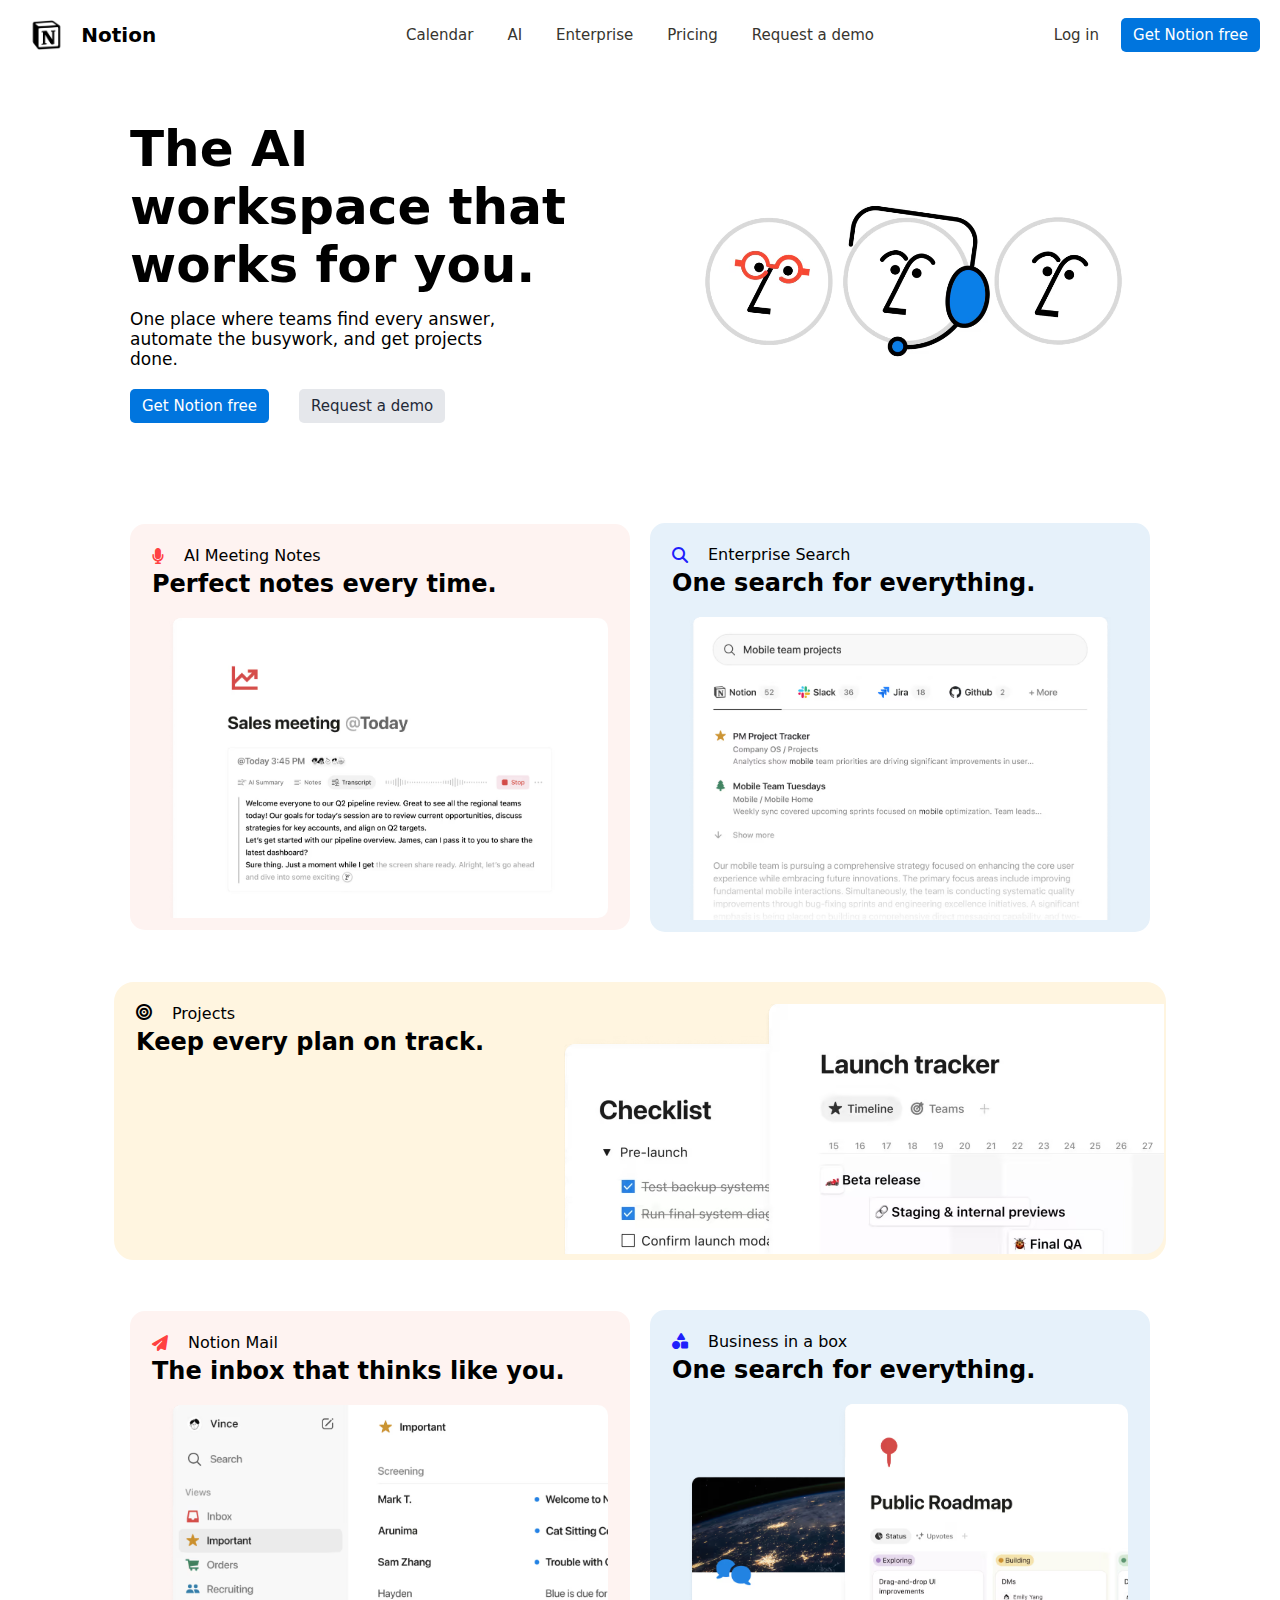
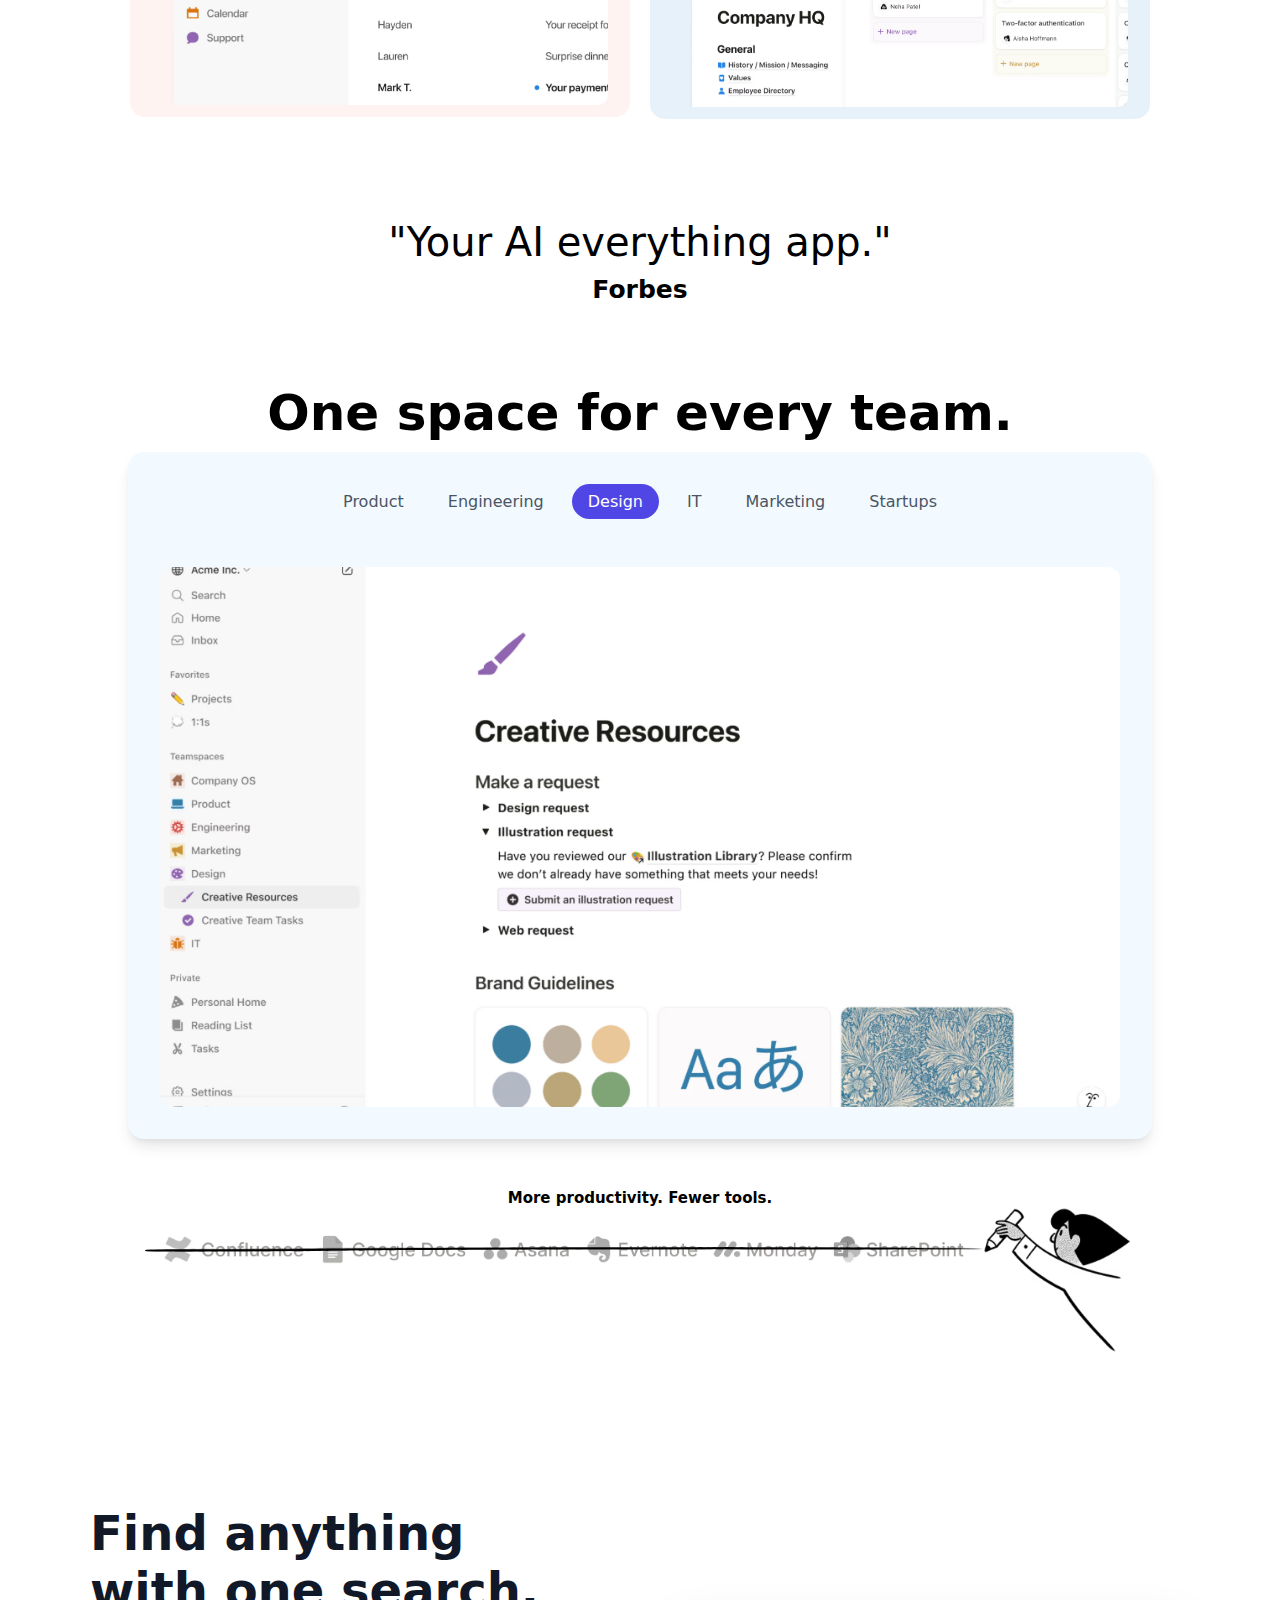
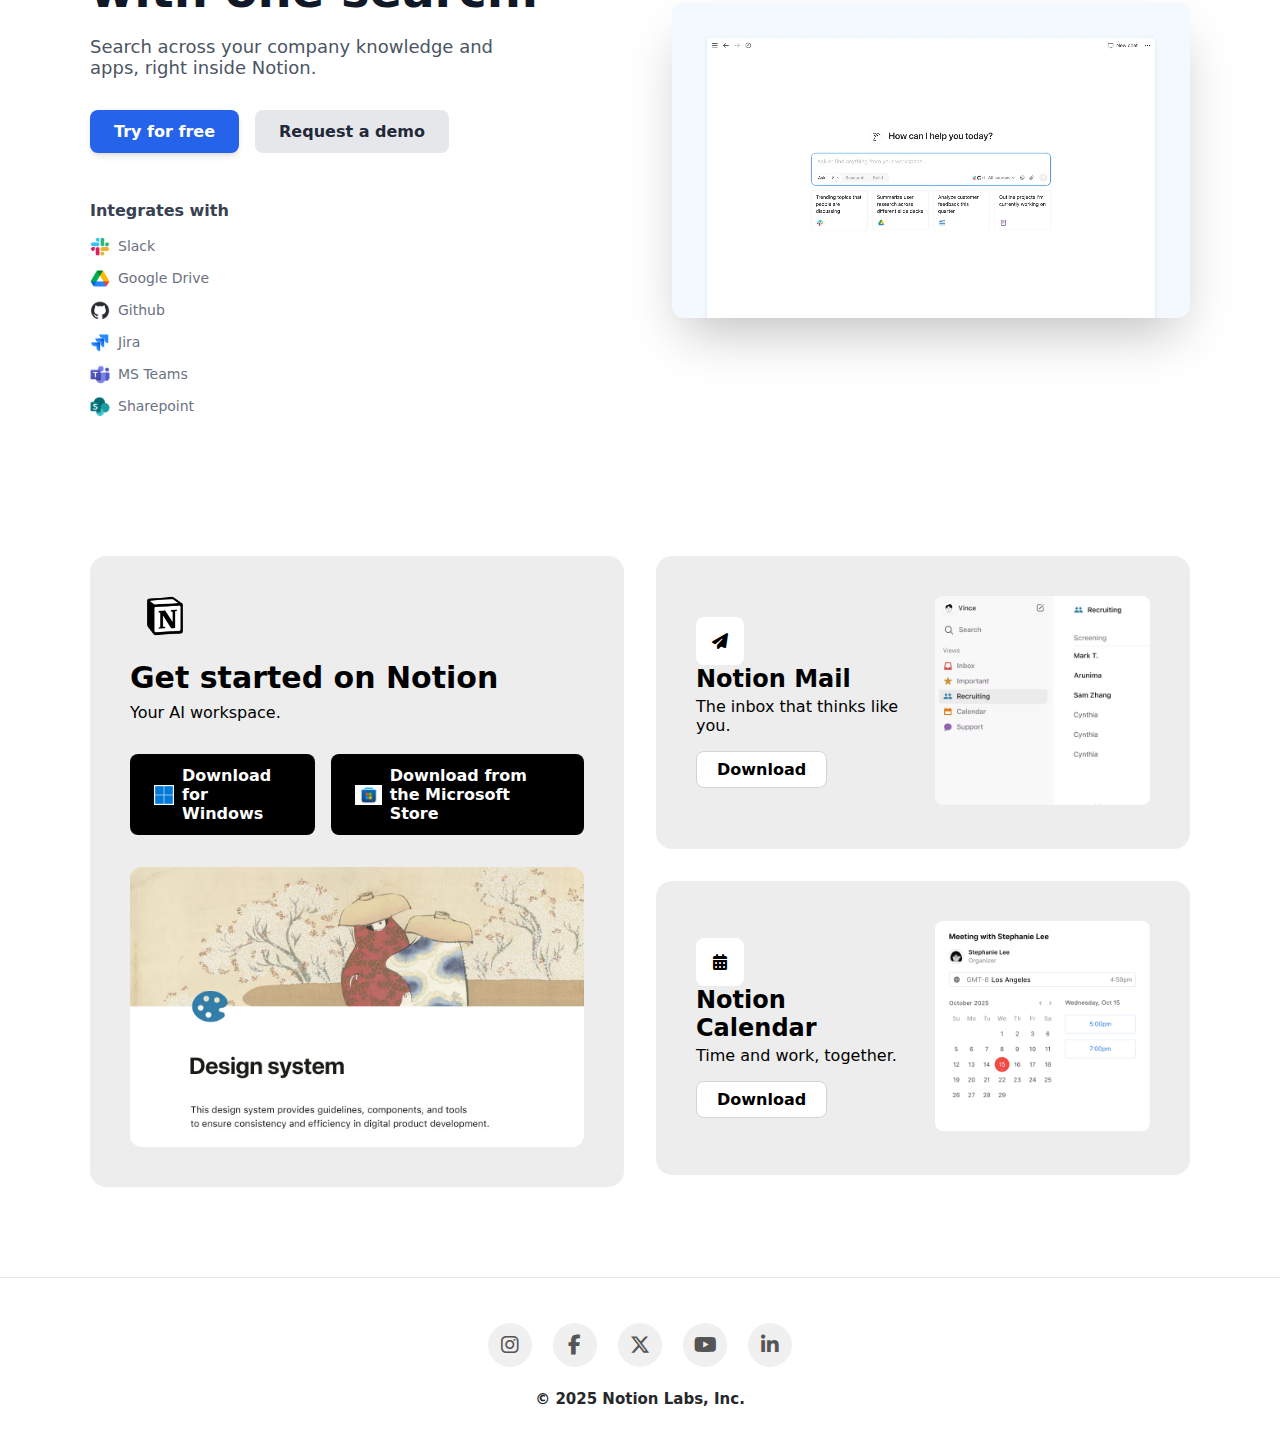
<file: Notion/index.html>
<!DOCTYPE html>
<html lang="en">

<head>
    <meta charset="UTF-8">
    <meta name="viewport" content="width=device-width, initial-scale=1.0">
    <title>Notion</title>
    <link rel="stylesheet" href="index.css">
    <link rel="stylesheet" href="https://cdnjs.cloudflare.com/ajax/libs/font-awesome/6.7.2/css/all.min.css"
        integrity="sha512-Evv84Mr4kqVGRNSgIGL/F/aIDqQb7xQ2vcrdIwxfjThSH8CSR7PBEakCr51Ck+w+/U6swU2Im1vVX0SVk9ABhg=="
        crossorigin="anonymous" referrerpolicy="no-referrer" />
</head>

<body>
    <header>
        <nav class="navbar">
            <div class="nav-brand">
                <a href="index.html">
                    <img src="Images/Notion-Logo.png" />
                    <span>Notion</span>
                </a>
            </div>
            <div class="nav-links desktop-nav">
                <ul>
                    <li><a href="calendar.html">Calendar</a></li>
                    <li><a href="ai.html">AI</a></li>
                    <li><a href="enterprise.html">Enterprise</a></li>
                    <li><a href="pricing.html">Pricing</a></li>
                    <li><a href="demo.html">Request a demo</a></li>
                </ul>
            </div>
            <div class="nav-actions-container">
                <div class="nav-actions desktop-nav">
                    <ul>
                        <li><a id="Log-in" href="#">Log in</a></li>
                        <li><a id="Get-Notion" href="#">Get Notion free</a></li>
                    </ul>
                </div>
                <button class="mobile-nav-toggle" id="mobile-menu-toggle">
                    <i class="fa-solid fa-bars"></i>
                </button>
            </div>
        </nav>
        <div class="mobile-nav" id="mobile-nav-menu">
            <ul>
                <li><a href="calendar.html">Calendar</a></li>
                <li><a href="ai.html">AI</a></li>
                <li><a href="enterprise.html">Enterprise</a></li>
                <li><a href="pricing.html">Pricing</a></li>
                <li><a href="demo.html">Request a demo</a></li>
                <li><a id="Log-in" href="#">Log in</a></li>
                <li><a id="Get-Notion" href="#">Get Notion free</a></li>
            </ul>
        </div>
    </header>
    <section>
        <div class="Page1">
            <div class="Left-Side">
                <div class="Heading1">The AI workspace that works for you.</div>
                <div class="Heading2">One place where teams find every answer, automate the busywork, and get projects
                    done.</div>
                <div class="Button1">
                    <a id="Get-Notion" href="#">Get Notion free</a>
                    <a id="Request-a-Demo" href="demo.html">Request a demo</a>
                </div>
            </div>
            <div class="Right-Side">
                <video loop muted autoplay>
                    <source src="Videos/Video1.mp4" type="video/mp4">Your browser does not support the video tag.
                </video>
            </div>
        </div>
    </section>
    <section>
        <div class="Page2">
            <div class="Containers">
                <div class="Box1">
                    <div class="Sub-Heading1">
                        <i class="fa-solid fa-microphone"></i>
                        <p>AI Meeting Notes</p>
                    </div>
                    <div class="Heading3">
                        <h2>Perfect notes every time.</h2>
                    </div>
                    <div class="AI-Notes-Image">
                        <img src="Images/AI-Meeting-Notes-Image.avif" class="AI-Meet-img" />
                        <img src="Images/AI-Meeting-Notes-clip.gif" class="corner1-img" />
                    </div>
                </div>
                <div class="Box2">
                    <div class="Sub-Heading2">
                        <i class="fa-solid fa-magnifying-glass"></i>
                        <p>Enterprise Search</p>
                    </div>
                    <div class="Heading4">
                        <h2>One search for everything.</h2>
                    </div>
                    <div class="Enterprise-Search-Image">
                        <img src="Images/Enterprise-Note-Image.avif" class="Enterprise-img" />
                        <img src="Images/Enterprise-Note.gif" class="corner2-img" />
                    </div>
                </div>
            </div>
        </div>
    </section>
    <section>
        <div class="Page3">
            <div class="Project">
                <div class="Project-Left-Side">
                    <div class="Sub-Heading3">
                        <i class="fa-solid fa-bullseye"></i>
                        <p>Projects</p>
                    </div>
                    <div class="Heading5">
                        <h2>Keep every plan on track.</h2>
                    </div>
                </div>
                <div class="Project-Right-Side">
                    <img src="Images/cropped-Projects-Image.avif" class="Project-img" />
                    <img src="Images/Projects.gif" class="corner3-img" />
                </div>
            </div>
            <div class="Containers">
                <div class="Box1"> <!--Box3-->
                    <div class="Sub-Heading1">
                        <i class="fa-solid fa-paper-plane"></i>
                        <p>Notion Mail</p>
                    </div>
                    <div class="Heading3">
                        <h2>The inbox that thinks like you.</h2>
                    </div>
                    <div class="AI-Notes-Image">
                        <img src="Images/Notion-Mail-Image.avif" class="AI-Meet-img" />
                        <img src="Images/Notion-mail.gif" class="corner1-img" />
                    </div>
                </div>
                <div class="Box2"><!--Box4-->
                    <div class="Sub-Heading2">
                        <i class="fa-solid fa-shapes"></i>
                        <p>Business in a box</p>
                    </div>
                    <div class="Heading4">
                        <h2>One search for everything.</h2>
                    </div>
                    <div class="Enterprise-Search-Image">
                        <img src="Images/Business-In-Box-Image.avif" class="Enterprise-img" />
                        <img src="Images/Business-In-Box.gif" class="corner2-img" />
                    </div>
                </div>
            </div>
    </section>
    <section>
        <div class="Page4">
            <div class="Heading6">
                <h2>"Your AI everything app."</h2>
            </div>
            <div class="Sub-Heading4">
                <p>Forbes</p>
            </div>
            <div class="Heading7">
                <h2>One space for every team.</h2>
            </div>
            <div class="image-gallery-widget">
                <nav class="gallery-navigation">
                    <a href="#" class="gallery-nav-link" data-image-target="product">Product</a>
                    <a href="#" class="gallery-nav-link" data-image-target="engineering">Engineering</a>
                    <a href="#" class="gallery-nav-link active" data-image-target="design">Design</a>
                    <a href="#" class="gallery-nav-link" data-image-target="it">IT</a>
                    <a href="#" class="gallery-nav-link" data-image-target="marketing">Marketing</a>
                    <a href="#" class="gallery-nav-link" data-image-target="startups">Startups</a>
                </nav>
                <div class="gallery-image-viewer">
                    <img src="Images/Products-Page4.PNG" id="product-image" alt="Product Image" class="gallery-image">
                    <img src="Images/Engineering-Page4.PNG" id="engineering-image" alt="Engineering Image"
                        class="gallery-image">
                    <img src="Images/Design-Page4.PNG" id="design-image" alt="Design Image"
                        class="gallery-image visible">
                    <img src="Images/IT-Page4.PNG" id="it-image" alt="IT Image" class="gallery-image">
                    <img src="Images/Marketing-Page4.PNG" id="marketing-image" alt="Marketing Image"
                        class="gallery-image">
                    <img src="Images/Startup-Page4.PNG" id="startups-image" alt="Startups Image" class="gallery-image">
                </div>
            </div>
            <div class="Sub-Heading5">
                <p>More productivity. Fewer tools.</p>
            </div>
            <img id="Cut-Line" src="Images/CrossOut-L.avif" />
        </div>
    </section>
    <section>
        <div class="Page5">
            <div class="Search">
                <div class="Search-Left-Side">
                    <h2>Find anything with one search.</h2>
                    <p>Search across your company knowledge and apps, right inside Notion.</p>
                    <div class="Button2">
                        <a href="#" id="Try-for-free">Try for free</a>
                        <a href="demo.html" id="Request-a-Demo">Request a demo</a>
                    </div>
                    <div class="Integrate">
                        <div class="Sub-Heading6">Integrates with</div>
                        <div id="Slack">
                            <img src="Images/slack-logo.png" alt="Slack Logo" style="border-radius: 4px;">
                            <span>Slack</span>
                        </div>
                        <div id="Google-Drive">
                            <img src="Images/google-workspace-logo.png" alt="Google Drive Logo">
                            <span>Google Drive</span>
                        </div>
                        <div id="Github">
                            <img src="Images/github-logo.avif" alt="Github Logo" style="border-radius: 9999px;">
                            <span>Github</span>
                        </div>
                        <div id="Jira">
                            <img src="Images/jira-logo.avif" alt="Jira Logo">
                            <span>Jira</span>
                        </div>
                        <div id="MS-Teams">
                            <img src="Images/ms-teams-logo.avif" alt="MS Teams Logo">
                            <span>MS Teams</span>
                        </div>
                        <div id="Sharepoint">
                            <img src="Images/sharepoint-logo.avif" alt="Sharepoint Logo">
                            <span>Sharepoint</span>
                        </div>
                    </div>
                </div>
                <div class="Search-Right-Side">
                    <video loop muted autoplay preload>
                        <source src="Videos/Search-Video.mp4" type="video/mp4" />
                        Your browser does not support the video tag.
                    </video>
                </div>
            </div>
        </div>
    </section>
    <section>
        <div class="Page6">
            <div class="Main-Grid">
                <div class="Download-Left-Side">
                    <img id="Download-Notion" src="Images/Notion-Logo.png" />
                    <h2 class="Heading8">Get started on Notion</h2>
                    <p class="Sub-Heading7">Your AI workspace.</p>
                    <div class="Download-Buttons">
                        <a id="Download-for-Windows" href="#">
                            <img src="Images/window-logo.webp" />
                            Download for Windows
                        </a>
                        <a id="Download-from-Store" href="#">
                            <img src="Images/microsoft-store-logo.webp" />
                            Download from the Microsoft Store
                        </a>
                    </div>
                    <img id="Added-Image" src="Images/Download-Left-Side.avif" alt="Notion feature illustration">
                </div>
                <div class="Download-Right-Side">
                    <div class="Notion-Mail">
                        <div class="Mail-Left-Side">
                            <div class="Card-Icon">
                                <i class="fa-solid fa-paper-plane"></i>
                            </div>
                            <div class="Heading9">Notion Mail</div>
                            <div class="Sub-Heading8">The inbox that thinks like you.</div>
                            <a href="#">Download</a>
                        </div>
                        <div class="Mail-Right-Side">
                            <img src="Images/Download-Notion-Mail.avif" />
                        </div>
                    </div>
                    <div class="Notion-Calendar">
                        <div class="Calendar-Left-Side">
                            <div class="Card-Icon">
                                <i class="fa-solid fa-calendar-days"></i>
                            </div>
                            <div class="Heading10">Notion Calendar</div>
                            <div class="Sub-Heading9">Time and work, together.</div>
                            <a href="#">Download</a>
                        </div>
                        <div class="Calendar-Right-Side">
                            <img src="Images/Download-Notion-Calendar.avif" />
                        </div>
                    </div>
                </div>
            </div>
        </div>
    </section>
    <footer class="site-footer">
        <div class="container">
            <div class="social-icons">
                <a class="instagram" href="#"><i class="fab fa-instagram"></i></a>
                <a class="facebook" href="#"><i class="fab fa-facebook-f"></i></a>
                <a class="x-twitter" href="#"><i class="fab fa-x-twitter"></i></a>
                <a class="youtube" href="#"><i class="fab fa-youtube"></i></a>
                <a class="linkedin" href="#"><i class="fab fa-linkedin-in"></i></a>
            </div>
            <p class="copyright-text">&copy; 2025 Notion Labs, Inc.</p>
        </div>
    </footer>



    <script>
        const menuToggle = document.getElementById('mobile-menu-toggle');
        const mobileNav = document.getElementById('mobile-nav-menu');
        const menuOpenIcon = document.getElementById('menu-open-icon');
        const menuCloseIcon = document.getElementById('menu-close-icon');
        menuToggle.addEventListener('click', () => {
            const isMenuOpen = mobileNav.style.display === 'block';
            if (isMenuOpen) {
                mobileNav.style.display = 'none';
                menuOpenIcon.style.display = 'block';
                menuCloseIcon.style.display = 'none';
            } else {
                mobileNav.style.display = 'block';
                menuOpenIcon.style.display = 'none';
                menuCloseIcon.style.display = 'block';
            }
        });

        document.addEventListener('DOMContentLoaded', function () {
            const navLinks = document.querySelectorAll('.gallery-nav-link');
            const viewerImages = document.querySelectorAll('.gallery-image-viewer img');
            navLinks.forEach(link => {
                link.addEventListener('click', function (event) {
                    event.preventDefault();
                    const targetName = this.dataset.imageTarget;
                    const targetImageId = targetName + '-image';
                    navLinks.forEach(l => l.classList.remove('active'));
                    this.classList.add('active');
                    viewerImages.forEach(img => {
                        if (img.id === targetImageId) {
                            img.classList.add('visible');
                        } else {
                            img.classList.remove('visible');
                        }
                    });
                });
            });
        });
    </script>
</body>

</html>
</file>
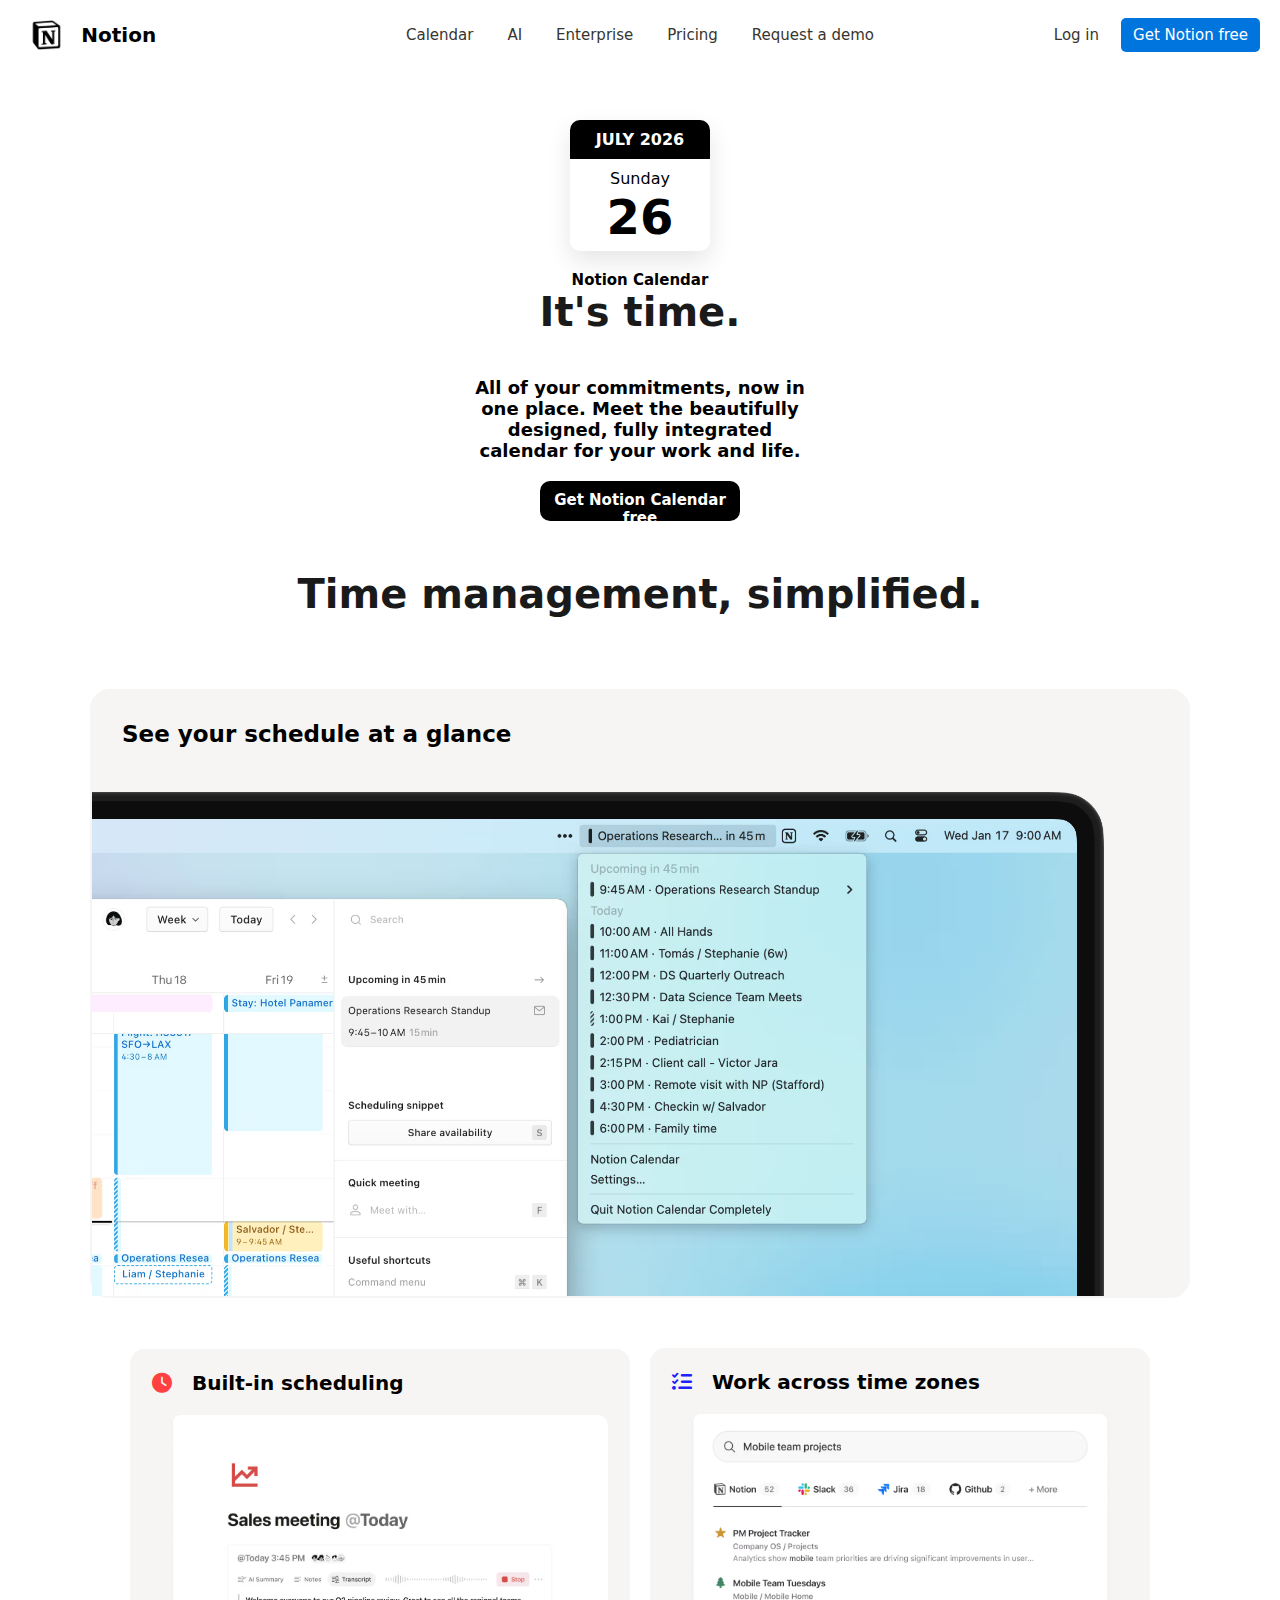
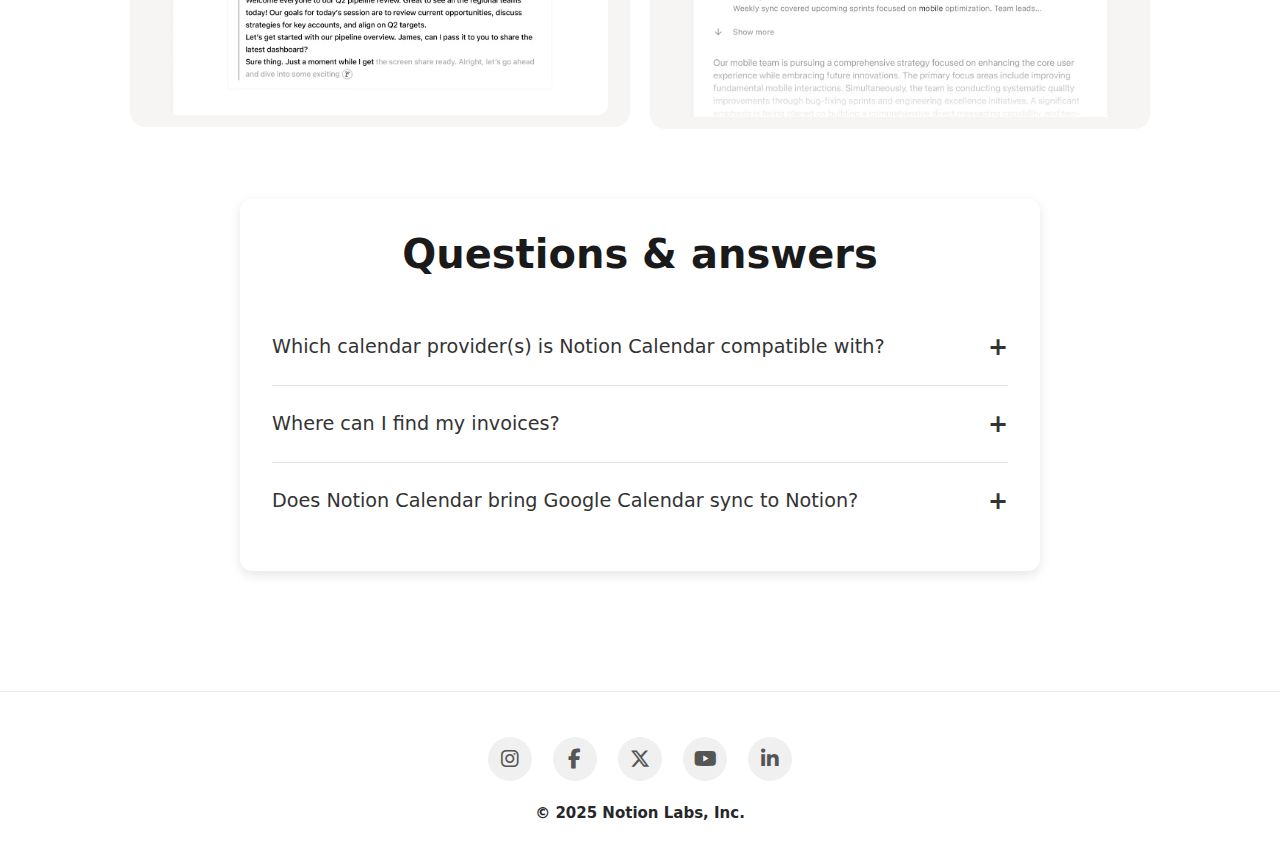
<file: Notion/calendar.html>
<!DOCTYPE html>
<html lang="en">
  <head>
    <meta charset="UTF-8" />
    <meta name="viewport" content="width=device-width, initial-scale=1.0" />
    <title>Calendar</title>
    <link rel="stylesheet" href="calendar.css" />
    <link
      rel="stylesheet"
      href="https://cdnjs.cloudflare.com/ajax/libs/font-awesome/6.7.2/css/all.min.css"
      integrity="sha512-Evv84Mr4kqVGRNSgIGL/F/aIDqQb7xQ2vcrdIwxfjThSH8CSR7PBEakCr51Ck+w+/U6swU2Im1vVX0SVk9ABhg=="
      crossorigin="anonymous"
      referrerpolicy="no-referrer"
    />
  </head>
  <body>
    <header>
      <nav class="navbar">
        <div class="nav-brand">
          <a href="index.html">
            <img src="Images/Notion-Logo.png" />
            <span>Notion</span>
          </a>
        </div>
        <div class="nav-links desktop-nav">
          <ul>
            <li><a href="calendar.html">Calendar</a></li>
            <li><a href="ai.html">AI</a></li>
            <li><a href="enterprise.html">Enterprise</a></li>
            <li><a href="pricing.html">Pricing</a></li>
            <li><a href="demo.html">Request a demo</a></li>
          </ul>
        </div>
        <div class="nav-actions-container">
          <div class="nav-actions desktop-nav">
            <ul>
              <li><a id="Log-in" href="#">Log in</a></li>
              <li><a id="Get-Notion" href="#">Get Notion free</a></li>
            </ul>
          </div>
          <button class="mobile-nav-toggle" id="mobile-menu-toggle">
            <i class="fa-solid fa-bars"></i>
          </button>
        </div>
      </nav>
      <div class="mobile-nav" id="mobile-nav-menu">
        <ul>
          <li><a href="calendar.html">Calendar</a></li>
          <li><a href="ai.html">AI</a></li>
          <li><a href="enterprise.html">Enterprise</a></li>
          <li><a href="pricing.html">Pricing</a></li>
          <li><a href="demo.html">Request a demo</a></li>
          <li><a id="Log-in" href="#">Log in</a></li>
          <li><a id="Get-Notion" href="#">Get Notion free</a></li>
        </ul>
      </div>
    </header>
    <section>
      <div class="Real-Time-Calendar">
        <div class="calendar">
          <div class="calendar-header">
            <span id="month-name"></span>
            <span id="year"></span>
          </div>
          <div class="calendar-body">
            <div class="day" id="day-name"></div>
            <div class="date" id="day-number"></div>
          </div>
        </div>
      </div>
    </section>
    <section>
      <div class="Page1">
        <div class="Sub-Heading1"><p>Notion Calendar</p></div>
        <div class="Heading1"><h1>It's time.</h1></div>
        <div class="Sub-Heading2">
          <p>
            All of your commitments, now in one place. Meet the beautifully
            designed, fully integrated calendar for your work and life.
          </p>
        </div>
        <a href="#">Get Notion Calendar free</a>
        <div class="Heading2"><h1>Time management, simplified.</h1></div>
      </div>
      <div class="Page2">
        <div class="Time-Management">
          <div class="Box1">
            <div class="Sub-Heading3"><p>See your schedule at a glance</p></div>
            <img src="Images/Time-Management.avif" />
          </div>
        </div>
        <div class="Containers">
          <div class="Box2">
            <div class="Sub-Heading4">
              <i class="fa-solid fa-clock"></i>
              <p>Built-in scheduling</p>
            </div>
            <div class="AI-Notes-Image">
              <img
                src="Images/AI-Meeting-Notes-Image.avif"
                class="AI-Meet-img"
              />
            </div>
          </div>
          <div class="Box3">
            <div class="Sub-Heading5">
              <i class="fa-solid fa-list-check"></i>
              <p>Work across time zones</p>
            </div>
            <div class="Enterprise-Search-Image">
              <img
                src="Images/Enterprise-Note-Image.avif"
                class="Enterprise-img"
              />
            </div>
          </div>
        </div>
      </div>
    </section>
    <section>
      <div class="Page3">
        <div class="faq-container">
          <h1>Questions & answers</h1>

          <div class="faq-item">
            <div class="faq-question">
              <span
                >Which calendar provider(s) is Notion Calendar compatible
                with?</span
              >
              <span class="faq-icon">+</span>
            </div>
            <div class="faq-answer">
              <p>
                Currently, Notion Calendar integrates and syncs with Google
                Calendar accounts and Apple iCloud-synced Calendars. Adding
                support for other calendar providers such as Outlook is on our
                roadmap.
              </p>
            </div>
          </div>

          <div class="faq-item">
            <div class="faq-question">
              <span>Where can I find my invoices?</span>
              <span class="faq-icon">+</span>
            </div>
            <div class="faq-answer">
              <p>
                Yes, Notion Calendar is available for iPhone and Android
                devices. We know some users are looking for an optimized version
                for tablet devices, such as iPad, and are working to make Notion
                Calendar the best experience on all platforms.
              </p>
            </div>
          </div>

          <div class="faq-item">
            <div class="faq-question">
              <span
                >Does Notion Calendar bring Google Calendar sync to
                Notion?</span
              >
              <span class="faq-icon">+</span>
            </div>
            <div class="faq-answer">
              <p>
                Notion Calendar allows you to view your Notion database items
                alongside your Google Calendar events. This offers a streamlined
                way to see project timelines and task due dates alongside other
                scheduled events. However, importing Google Calendar events
                directly into a Notion database is not yet possible. We’re
                always exploring new ways for Notion and calendars to interact.
                Expect exciting developments soon!
              </p>
            </div>
          </div>
        </div>
      </div>
    </section>
    <footer class="site-footer">
      <div class="container">
        <div class="social-icons">
          <a class="instagram" href="#"><i class="fab fa-instagram"></i></a>
          <a class="facebook" href="#"><i class="fab fa-facebook-f"></i></a>
          <a class="x-twitter" href="#"><i class="fab fa-x-twitter"></i></a>
          <a class="youtube" href="#"><i class="fab fa-youtube"></i></a>
          <a class="linkedin" href="#"><i class="fab fa-linkedin-in"></i></a>
        </div>
        <p class="copyright-text">&copy; 2025 Notion Labs, Inc.</p>
      </div>
    </footer>

    <script>
      const menuToggle = document.getElementById("mobile-menu-toggle");
      const mobileNav = document.getElementById("mobile-nav-menu");
      const menuOpenIcon = document.getElementById("menu-open-icon");
      const menuCloseIcon = document.getElementById("menu-close-icon");
      menuToggle.addEventListener("click", () => {
        const isMenuOpen = mobileNav.style.display === "block";
        if (isMenuOpen) {
          mobileNav.style.display = "none";
          menuOpenIcon.style.display = "block";
          menuCloseIcon.style.display = "none";
        } else {
          mobileNav.style.display = "block";
          menuOpenIcon.style.display = "none";
          menuCloseIcon.style.display = "block";
        }
      });

      // JavaScript to get and display the current date
      document.addEventListener("DOMContentLoaded", function () {
        const now = new Date();

        const monthNames = [
          "January",
          "February",
          "March",
          "April",
          "May",
          "June",
          "July",
          "August",
          "September",
          "October",
          "November",
          "December",
        ];
        const dayNames = [
          "Sunday",
          "Monday",
          "Tuesday",
          "Wednesday",
          "Thursday",
          "Friday",
          "Saturday",
        ];

        // Set the content of the elements
        document.getElementById("month-name").textContent =
          monthNames[now.getMonth()];
        document.getElementById("year").textContent = now.getFullYear();
        document.getElementById("day-name").textContent =
          dayNames[now.getDay()];
        document.getElementById("day-number").textContent = now.getDate();
      });

      // JavaScript to handle the accordion functionality
      document.addEventListener("DOMContentLoaded", function () {
        const faqItems = document.querySelectorAll(".faq-item");

        faqItems.forEach((item) => {
          const question = item.querySelector(".faq-question");
          const answer = item.querySelector(".faq-answer");
          const icon = item.querySelector(".faq-icon");

          question.addEventListener("click", () => {
            // Toggle the 'active' class on the answer and icon
            const isActive = answer.classList.toggle("active");
            icon.classList.toggle("active");

            // Change icon text based on state
            icon.textContent = isActive ? "×" : "+";
          });
        });
      });
    </script>
  </body>
</html>
</file>
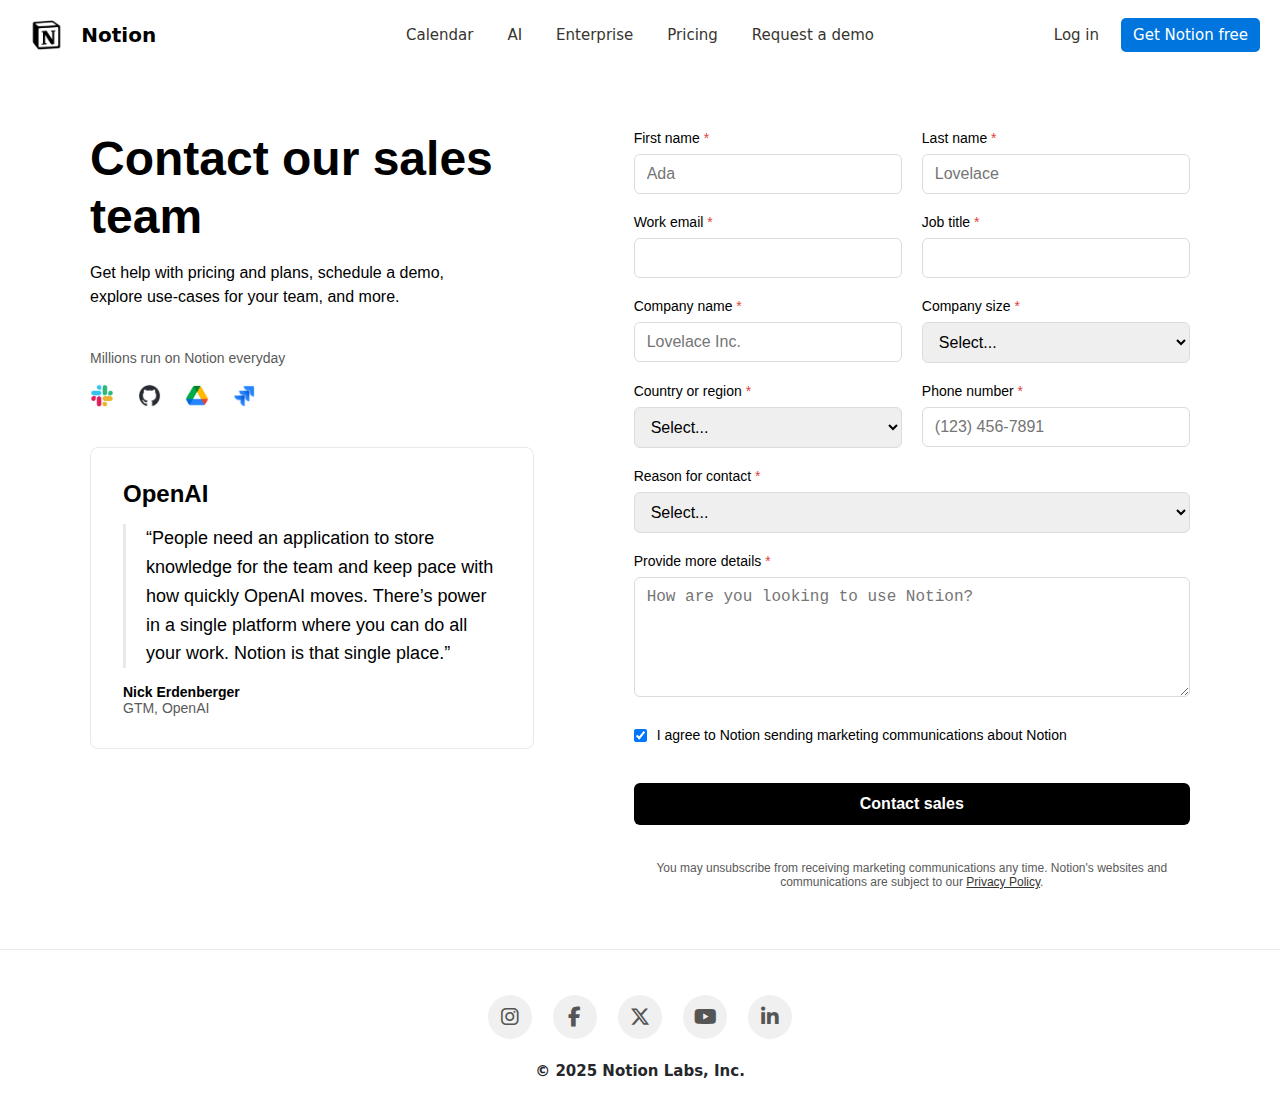
<file: Notion/demo.html>
<!DOCTYPE html>
<html lang="en">
  <head>
    <meta charset="UTF-8" />
    <meta name="viewport" content="width=device-width, initial-scale=1.0" />
    <title>Request a demo</title>
    <link rel="stylesheet" href="demo.css" />
    <link
      rel="stylesheet"
      href="https://cdnjs.cloudflare.com/ajax/libs/font-awesome/6.7.2/css/all.min.css" integrity="sha512-Evv84Mr4kqVGRNSgIGL/F/aIDqQb7xQ2vcrdIwxfjThSH8CSR7PBEakCr51Ck+w+/U6swU2Im1vVX0SVk9ABhg==" crossorigin="anonymous" referrerpolicy="no-referrer"/>
  </head>
  <body>
    <header>
      <nav class="navbar">
        <div class="nav-brand">
          <a href="index.html">
            <img src="Images/Notion-Logo.png" />
            <span>Notion</span>
          </a>
        </div>
        <div class="nav-links desktop-nav">
          <ul>
            <li><a href="calendar.html">Calendar</a></li>
            <li><a href="ai.html">AI</a></li>
            <li><a href="enterprise.html">Enterprise</a></li>
            <li><a href="pricing.html">Pricing</a></li>
            <li><a href="demo.html">Request a demo</a></li>
          </ul>
        </div>
        <div class="nav-actions-container">
          <div class="nav-actions desktop-nav">
            <ul>
              <li><a id="Log-in" href="#">Log in</a></li>
              <li><a id="Get-Notion" href="#">Get Notion free</a></li>
            </ul>
          </div>
          <button class="mobile-nav-toggle" id="mobile-menu-toggle">
            <i class="fa-solid fa-bars"></i>
          </button>
        </div>
      </nav>
      <div class="mobile-nav" id="mobile-nav-menu">
        <ul>
          <li><a href="calendar.html">Calendar</a></li>
          <li><a href="ai.html">AI</a></li>
          <li><a href="enterprise.html">Enterprise</a></li>
          <li><a href="pricing.html">Pricing</a></li>
          <li><a href="demo.html">Request a demo</a></li>
          <li><a id="Log-in" href="#">Log in</a></li>
          <li><a id="Get-Notion" href="#">Get Notion free</a></li>
        </ul>
      </div>
    </header>
    <section>
      <div class="Page1">
        <div class="contact-container">
          <!-- Left Column -->
          <div class="left-column">
            <h1>Contact our sales team</h1>
            <p>
              Get help with pricing and plans, schedule a demo, explore
              use-cases for your team, and more.
            </p>

            <div class="logos-section">
              <span>Millions run on Notion everyday</span>
              <div class="logos">
                <img src="Images/slack-logo.png" />
                <img src="Images/github-logo.avif" />
                <img src="Images/google-workspace-logo.png" />
                <img src="Images/jira-logo.avif" />
              </div>
            </div>

            <div class="testimonial">
              <div class="openai-logo">OpenAI</div>
              <blockquote>
                “People need an application to store knowledge for the team and
                keep pace with how quickly OpenAI moves. There’s power in a
                single platform where you can do all your work. Notion is that
                single place.”
              </blockquote>
              <div class="author">
                Nick Erdenberger
                <span>GTM, OpenAI</span>
              </div>
            </div>
          </div>

          <!-- Right Column -->
          <div class="right-column">
            <form action="#" method="POST">
              <div class="form-grid">
                <div class="form-row">
                  <div class="form-group">
                    <label for="first-name">First name <span>*</span></label>
                    <input
                      type="text"
                      id="first-name"
                      name="first-name"
                      placeholder="Ada"
                      required
                    />
                  </div>
                  <div class="form-group">
                    <label for="last-name">Last name <span>*</span></label>
                    <input
                      type="text"
                      id="last-name"
                      name="last-name"
                      placeholder="Lovelace"
                      required
                    />
                  </div>
                </div>

                <div class="form-row">
                  <div class="form-group">
                    <label for="work-email">Work email <span>*</span></label>
                    <input
                      type="email"
                      id="work-email"
                      name="work-email"
                      required
                    />
                  </div>
                  <div class="form-group">
                    <label for="job-title">Job title <span>*</span></label>
                    <input
                      type="text"
                      id="job-title"
                      name="job-title"
                      required
                    />
                  </div>
                </div>

                <div class="form-row">
                  <div class="form-group">
                    <label for="company-name"
                      >Company name <span>*</span></label
                    >
                    <input
                      type="text"
                      id="company-name"
                      name="company-name"
                      placeholder="Lovelace Inc."
                      required
                    />
                  </div>
                  <div class="form-group">
                    <label for="company-size"
                      >Company size <span>*</span></label
                    >
                    <select id="company-size" name="company-size" required>
                      <option value="" disabled selected>Select...</option>
                      <option value="1-10">1-10 employees</option>
                      <option value="11-50">11-50 employees</option>
                      <option value="51-200">51-200 employees</option>
                      <option value="201-1000">201-1000 employees</option>
                      <option value="1000+">1000+ employees</option>
                    </select>
                  </div>
                </div>

                <div class="form-row">
                  <div class="form-group">
                    <label for="country"
                      >Country or region <span>*</span></label
                    >
                    <select id="country" name="country" required>
                      <option value="" disabled selected>Select...</option>
                      <option value="India">India</option>
                      <option value="USA">United States</option>
                      <option value="Canada">Canada</option>
                      <option value="UK">United Kingdom</option>
                      <option value="Germany">Germany</option>
                    </select>
                  </div>
                  <div class="form-group">
                    <label for="phone-number"
                      >Phone number <span>*</span></label
                    >
                    <input
                      type="tel"
                      id="phone-number"
                      name="phone-number"
                      placeholder="(123) 456-7891"
                      required
                    />
                  </div>
                </div>

                <div class="form-group">
                  <label for="reason">Reason for contact <span>*</span></label>
                  <select id="reason" name="reason" required>
                    <option value="" selected disabled>Select...</option>
                    <option value="pricing">Pricing Inquiry</option>
                    <option value="demo">Request a Demo</option>
                    <option value="support">Technical Support</option>
                    <option value="other">Other</option>
                  </select>
                </div>

                <div class="form-group">
                  <label for="details"
                    >Provide more details <span>*</span></label
                  >
                  <textarea
                    id="details"
                    name="details"
                    placeholder="How are you looking to use Notion?"
                    required
                  ></textarea>
                </div>

                <div class="checkbox-group">
                  <input
                    type="checkbox"
                    id="marketing-agree"
                    name="marketing-agree"
                    checked
                  />
                  <label for="marketing-agree"
                    >I agree to Notion sending marketing communications about
                    Notion</label
                  >
                </div>

                <button type="submit" class="submit-btn">Contact sales</button>

                <p class="disclaimer">
                  You may unsubscribe from receiving marketing communications
                  any time. Notion's websites and communications are subject to
                  our <a href="#">Privacy Policy</a>.
                </p>
              </div>
            </form>
          </div>
        </div>
      </div>
    </section>
    <footer class="site-footer">
        <div class="container">
            <div class="social-icons">
                <a class="instagram" href="#"><i class="fab fa-instagram"></i></a>
                <a class="facebook" href="#"><i class="fab fa-facebook-f"></i></a>
                <a class="x-twitter" href="#"><i class="fab fa-x-twitter"></i></a>
                <a class="youtube" href="#"><i class="fab fa-youtube"></i></a>
                <a class="linkedin" href="#"><i class="fab fa-linkedin-in"></i></a>
            </div>
            <p class="copyright-text">&copy; 2025 Notion Labs, Inc.</p>
        </div>
    </footer>

    <script>
      const menuToggle = document.getElementById("mobile-menu-toggle");
      const mobileNav = document.getElementById("mobile-nav-menu");
      const menuOpenIcon = document.getElementById("menu-open-icon");
      const menuCloseIcon = document.getElementById("menu-close-icon");
      menuToggle.addEventListener("click", () => {
        const isMenuOpen = mobileNav.style.display === "block";
        if (isMenuOpen) {
          mobileNav.style.display = "none";
          menuOpenIcon.style.display = "block";
          menuCloseIcon.style.display = "none";
        } else {
          mobileNav.style.display = "block";
          menuOpenIcon.style.display = "none";
          menuCloseIcon.style.display = "block";
        }
      });
    </script>
  </body>
</html>
</file>
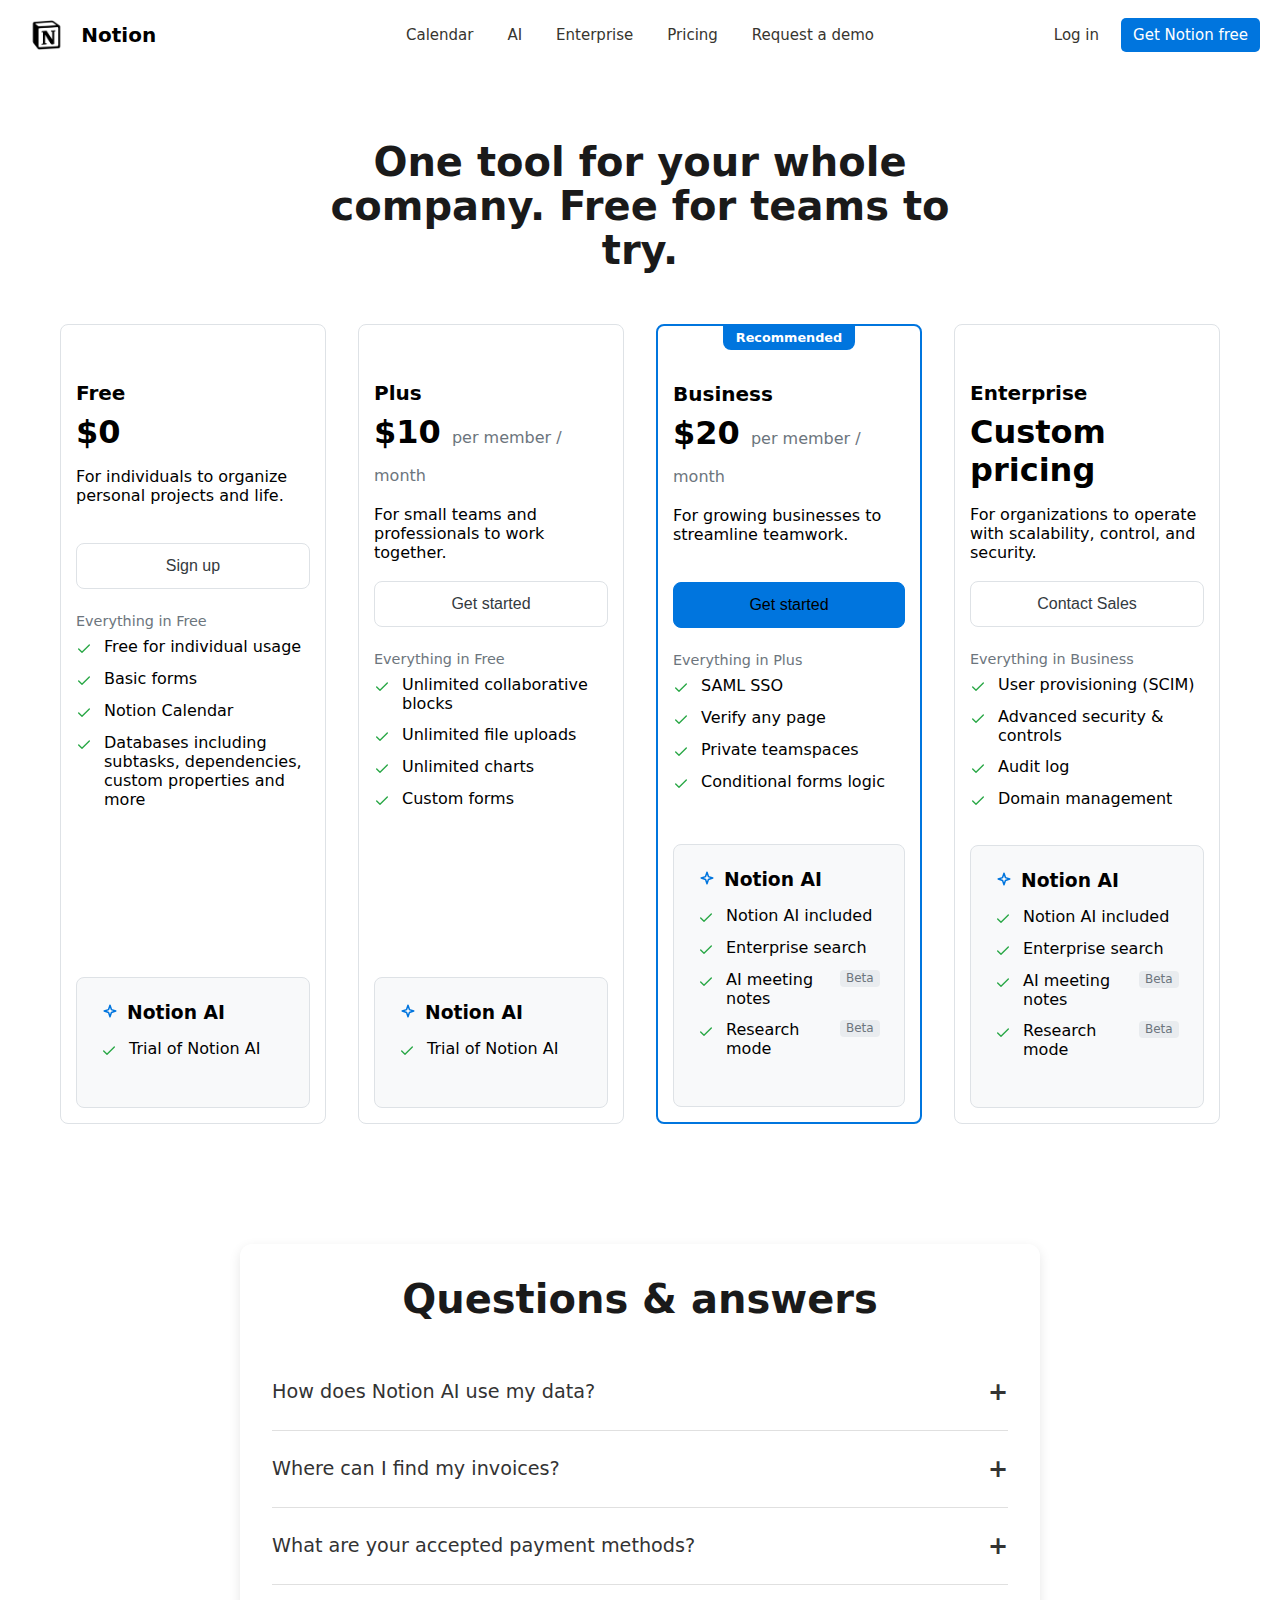
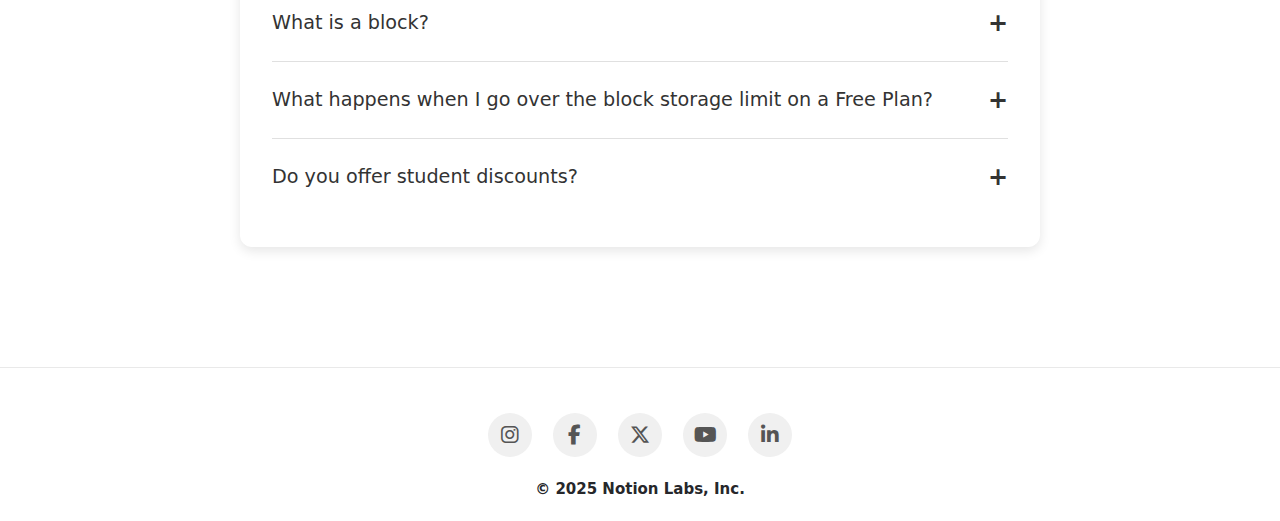
<file: Notion/pricing.html>
<!DOCTYPE html>
<html lang="en">
<head>
    <meta charset="UTF-8">
    <meta name="viewport" content="width=device-width, initial-scale=1.0">
    <title>Pricing</title>
    <link rel="stylesheet" href="pricing.css">
    <link rel="stylesheet" href="https://cdnjs.cloudflare.com/ajax/libs/font-awesome/6.7.2/css/all.min.css" integrity="sha512-Evv84Mr4kqVGRNSgIGL/F/aIDqQb7xQ2vcrdIwxfjThSH8CSR7PBEakCr51Ck+w+/U6swU2Im1vVX0SVk9ABhg==" crossorigin="anonymous" referrerpolicy="no-referrer" />
</head>
<body>
    <header>
    <nav class="navbar">
        <div class="nav-brand">
            <a href="index.html">
                <img src="Images/Notion-Logo.png"/>
                <span>Notion</span>
            </a>
        </div>
        <div class="nav-links desktop-nav">
            <ul>
                <li><a href="calendar.html">Calendar</a></li>
                <li><a href="ai.html">AI</a></li>
                <li><a href="enterprise.html">Enterprise</a></li>
                <li><a href="pricing.html">Pricing</a></li>
                <li><a href="demo.html">Request a demo</a></li>
            </ul>
        </div>
        <div class="nav-actions-container">
            <div class="nav-actions desktop-nav">
                <ul>
                    <li><a id="Log-in" href="#">Log in</a></li>
                    <li><a id="Get-Notion" href="#">Get Notion free</a></li>
                </ul>
            </div>
            <button class="mobile-nav-toggle" id="mobile-menu-toggle">
                <i class="fa-solid fa-bars"></i>
            </button>
        </div>
    </nav>
    <div class="mobile-nav" id="mobile-nav-menu">
        <ul>
            <li><a href="calendar.html">Calendar</a></li>
            <li><a href="ai.html">AI</a></li>
            <li><a href="enterprise.html">Enterprise</a></li>
            <li><a href="pricing.html">Pricing</a></li>
            <li><a href="demo.html">Request a demo</a></li>
            <li><a id="Log-in" href="#">Log in</a></li>
            <li><a id="Get-Notion" href="#">Get Notion free</a></li>
        </ul>
    </div>
   </header>
   <section>
    <div class="Page1">
        <div class="Heading1"><h1>One tool for your whole company. Free for teams to try.</h1></div>
        <div class="Heading2"><h1>Pricing</h1></div>
        <div class="pricing-container">

        <!-- Plan 1: Free -->
        <div class="pricing-plan">
            <h2 class="plan-title">Free</h2>
            <div class="plan-price">$0</div>
            <p class="plan-description">For individuals to organize personal projects and life.</p>
            <button class="plan-button btn-outline">Sign up</button>
            <p class="features-title">Everything in Free</p>
            <ul class="feature-list">
                <li><svg xmlns="http://www.w3.org/2000/svg" width="24" height="24" viewBox="0 0 24 24" fill="none" stroke="currentColor" stroke-width="2" stroke-linecap="round" stroke-linejoin="round"><polyline points="20 6 9 17 4 12"></polyline></svg>Free for individual usage</li>
                <li><svg xmlns="http://www.w3.org/2000/svg" width="24" height="24" viewBox="0 0 24 24" fill="none" stroke="currentColor" stroke-width="2" stroke-linecap="round" stroke-linejoin="round"><polyline points="20 6 9 17 4 12"></polyline></svg>Basic forms</li>
                <li><svg xmlns="http://www.w3.org/2000/svg" width="24" height="24" viewBox="0 0 24 24" fill="none" stroke="currentColor" stroke-width="2" stroke-linecap="round" stroke-linejoin="round"><polyline points="20 6 9 17 4 12"></polyline></svg>Notion Calendar</li>
                <li><svg xmlns="http://www.w3.org/2000/svg" width="24" height="24" viewBox="0 0 24 24" fill="none" stroke="currentColor" stroke-width="2" stroke-linecap="round" stroke-linejoin="round"><polyline points="20 6 9 17 4 12"></polyline></svg>Databases including subtasks, dependencies, custom properties and more</li>
            </ul>
            <div class="ai-section">
                <h3 class="ai-title"><svg xmlns="http://www.w3.org/2000/svg" width="24" height="24" viewBox="0 0 24 24" fill="none" stroke="currentColor" stroke-width="2" stroke-linecap="round" stroke-linejoin="round"><path d="m12 3-1.9 5.8-5.8 1.9 5.8 1.9 1.9 5.8 1.9-5.8 5.8-1.9-5.8-1.9z"></path></svg>Notion AI</h3>
                <ul class="feature-list">
                    <li><svg xmlns="http://www.w3.org/2000/svg" width="24" height="24" viewBox="0 0 24 24" fill="none" stroke="currentColor" stroke-width="2" stroke-linecap="round" stroke-linejoin="round"><polyline points="20 6 9 17 4 12"></polyline></svg>Trial of Notion AI</li>
                </ul>
            </div>
        </div>

        <!-- Plan 2: Plus -->
        <div class="pricing-plan">
            <h2 class="plan-title">Plus</h2>
            <div class="plan-price">$10 <span>per member / month</span></div>
            <p class="plan-description">For small teams and professionals to work together.</p>
            <button class="plan-button btn-outline">Get started</button>
            <p class="features-title">Everything in Free</p>
            <ul class="feature-list">
                <li><svg xmlns="http://www.w3.org/2000/svg" width="24" height="24" viewBox="0 0 24 24" fill="none" stroke="currentColor" stroke-width="2" stroke-linecap="round" stroke-linejoin="round"><polyline points="20 6 9 17 4 12"></polyline></svg>Unlimited collaborative blocks</li>
                <li><svg xmlns="http://www.w3.org/2000/svg" width="24" height="24" viewBox="0 0 24 24" fill="none" stroke="currentColor" stroke-width="2" stroke-linecap="round" stroke-linejoin="round"><polyline points="20 6 9 17 4 12"></polyline></svg>Unlimited file uploads</li>
                <li><svg xmlns="http://www.w3.org/2000/svg" width="24" height="24" viewBox="0 0 24 24" fill="none" stroke="currentColor" stroke-width="2" stroke-linecap="round" stroke-linejoin="round"><polyline points="20 6 9 17 4 12"></polyline></svg>Unlimited charts</li>
                <li><svg xmlns="http://www.w3.org/2000/svg" width="24" height="24" viewBox="0 0 24 24" fill="none" stroke="currentColor" stroke-width="2" stroke-linecap="round" stroke-linejoin="round"><polyline points="20 6 9 17 4 12"></polyline></svg>Custom forms</li>
            </ul>
            <div class="ai-section">
                <h3 class="ai-title"><svg xmlns="http://www.w3.org/2000/svg" width="24" height="24" viewBox="0 0 24 24" fill="none" stroke="currentColor" stroke-width="2" stroke-linecap="round" stroke-linejoin="round"><path d="m12 3-1.9 5.8-5.8 1.9 5.8 1.9 1.9 5.8 1.9-5.8 5.8-1.9-5.8-1.9z"></path></svg>Notion AI</h3>
                <ul class="feature-list">
                    <li><svg xmlns="http://www.w3.org/2000/svg" width="24" height="24" viewBox="0 0 24 24" fill="none" stroke="currentColor" stroke-width="2" stroke-linecap="round" stroke-linejoin="round"><polyline points="20 6 9 17 4 12"></polyline></svg>Trial of Notion AI</li>
                </ul>
            </div>
        </div>

        <!-- Plan 3: Business (Recommended) -->
        <div class="pricing-plan recommended">
            <div class="recommended-badge">Recommended</div>
            <h2 class="plan-title">Business</h2>
            <div class="plan-price">$20 <span>per member / month</span></div>
            <p class="plan-description">For growing businesses to streamline teamwork.</p>
            <button class="plan-button btn-filled">Get started</button>
            <p class="features-title">Everything in Plus</p>
            <ul class="feature-list">
                <li><svg xmlns="http://www.w3.org/2000/svg" width="24" height="24" viewBox="0 0 24 24" fill="none" stroke="currentColor" stroke-width="2" stroke-linecap="round" stroke-linejoin="round"><polyline points="20 6 9 17 4 12"></polyline></svg>SAML SSO</li>
                <li><svg xmlns="http://www.w3.org/2000/svg" width="24" height="24" viewBox="0 0 24 24" fill="none" stroke="currentColor" stroke-width="2" stroke-linecap="round" stroke-linejoin="round"><polyline points="20 6 9 17 4 12"></polyline></svg>Verify any page</li>
                <li><svg xmlns="http://www.w3.org/2000/svg" width="24" height="24" viewBox="0 0 24 24" fill="none" stroke="currentColor" stroke-width="2" stroke-linecap="round" stroke-linejoin="round"><polyline points="20 6 9 17 4 12"></polyline></svg>Private teamspaces</li>
                <li><svg xmlns="http://www.w3.org/2000/svg" width="24" height="24" viewBox="0 0 24 24" fill="none" stroke="currentColor" stroke-width="2" stroke-linecap="round" stroke-linejoin="round"><polyline points="20 6 9 17 4 12"></polyline></svg>Conditional forms logic</li>
            </ul>
            <div class="ai-section">
                <h3 class="ai-title"><svg xmlns="http://www.w3.org/2000/svg" width="24" height="24" viewBox="0 0 24 24" fill="none" stroke="currentColor" stroke-width="2" stroke-linecap="round" stroke-linejoin="round"><path d="m12 3-1.9 5.8-5.8 1.9 5.8 1.9 1.9 5.8 1.9-5.8 5.8-1.9-5.8-1.9z"></path></svg>Notion AI</h3>
                <ul class="feature-list">
                    <li><svg xmlns="http://www.w3.org/2000/svg" width="24" height="24" viewBox="0 0 24 24" fill="none" stroke="currentColor" stroke-width="2" stroke-linecap="round" stroke-linejoin="round"><polyline points="20 6 9 17 4 12"></polyline></svg>Notion AI included</li>
                    <li><svg xmlns="http://www.w3.org/2000/svg" width="24" height="24" viewBox="0 0 24 24" fill="none" stroke="currentColor" stroke-width="2" stroke-linecap="round" stroke-linejoin="round"><polyline points="20 6 9 17 4 12"></polyline></svg>Enterprise search</li>
                    <li><svg xmlns="http://www.w3.org/2000/svg" width="24" height="24" viewBox="0 0 24 24" fill="none" stroke="currentColor" stroke-width="2" stroke-linecap="round" stroke-linejoin="round"><polyline points="20 6 9 17 4 12"></polyline></svg>AI meeting notes <span class="beta-tag">Beta</span></li>
                    <li><svg xmlns="http://www.w3.org/2000/svg" width="24" height="24" viewBox="0 0 24 24" fill="none" stroke="currentColor" stroke-width="2" stroke-linecap="round" stroke-linejoin="round"><polyline points="20 6 9 17 4 12"></polyline></svg>Research mode <span class="beta-tag">Beta</span></li>
                </ul>
            </div>
        </div>

        <!-- Plan 4: Enterprise -->
        <div class="pricing-plan">
            <h2 class="plan-title">Enterprise</h2>
            <div class="plan-price">Custom pricing</div>
            <p class="plan-description">For organizations to operate with scalability, control, and security.</p>
            <button class="plan-button btn-outline">Contact Sales</button>
            <p class="features-title">Everything in Business</p>
            <ul class="feature-list">
                <li><svg xmlns="http://www.w3.org/2000/svg" width="24" height="24" viewBox="0 0 24 24" fill="none" stroke="currentColor" stroke-width="2" stroke-linecap="round" stroke-linejoin="round"><polyline points="20 6 9 17 4 12"></polyline></svg>User provisioning (SCIM)</li>
                <li><svg xmlns="http://www.w3.org/2000/svg" width="24" height="24" viewBox="0 0 24 24" fill="none" stroke="currentColor" stroke-width="2" stroke-linecap="round" stroke-linejoin="round"><polyline points="20 6 9 17 4 12"></polyline></svg>Advanced security & controls</li>
                <li><svg xmlns="http://www.w3.org/2000/svg" width="24" height="24" viewBox="0 0 24 24" fill="none" stroke="currentColor" stroke-width="2" stroke-linecap="round" stroke-linejoin="round"><polyline points="20 6 9 17 4 12"></polyline></svg>Audit log</li>
                <li><svg xmlns="http://www.w3.org/2000/svg" width="24" height="24" viewBox="0 0 24 24" fill="none" stroke="currentColor" stroke-width="2" stroke-linecap="round" stroke-linejoin="round"><polyline points="20 6 9 17 4 12"></polyline></svg>Domain management</li>
            </ul>
            <div class="ai-section">
                <h3 class="ai-title"><svg xmlns="http://www.w3.org/2000/svg" width="24" height="24" viewBox="0 0 24 24" fill="none" stroke="currentColor" stroke-width="2" stroke-linecap="round" stroke-linejoin="round"><path d="m12 3-1.9 5.8-5.8 1.9 5.8 1.9 1.9 5.8 1.9-5.8 5.8-1.9-5.8-1.9z"></path></svg>Notion AI</h3>
                <ul class="feature-list">
                    <li><svg xmlns="http://www.w3.org/2000/svg" width="24" height="24" viewBox="0 0 24 24" fill="none" stroke="currentColor" stroke-width="2" stroke-linecap="round" stroke-linejoin="round"><polyline points="20 6 9 17 4 12"></polyline></svg>Notion AI included</li>
                    <li><svg xmlns="http://www.w3.org/2000/svg" width="24" height="24" viewBox="0 0 24 24" fill="none" stroke="currentColor" stroke-width="2" stroke-linecap="round" stroke-linejoin="round"><polyline points="20 6 9 17 4 12"></polyline></svg>Enterprise search</li>
                    <li><svg xmlns="http://www.w3.org/2000/svg" width="24" height="24" viewBox="0 0 24 24" fill="none" stroke="currentColor" stroke-width="2" stroke-linecap="round" stroke-linejoin="round"><polyline points="20 6 9 17 4 12"></polyline></svg>AI meeting notes <span class="beta-tag">Beta</span></li>
                    <li><svg xmlns="http://www.w3.org/2000/svg" width="24" height="24" viewBox="0 0 24 24" fill="none" stroke="currentColor" stroke-width="2" stroke-linecap="round" stroke-linejoin="round"><polyline points="20 6 9 17 4 12"></polyline></svg>Research mode <span class="beta-tag">Beta</span></li>
                </ul>
            </div>
        </div>

    </div>
    </div>
   </section>
   <section>
    <div class="Page2">
        <div class="faq-container">
      <h1>Questions & answers</h1>

      <div class="faq-item">
        <div class="faq-question">
          <span>How does Notion AI use my data?</span>
          <span class="faq-icon">+</span>
        </div>
        <div class="faq-answer">
          <p>
            Notion AI uses your data to provide and improve its services.
            According to their policy, your data is not used to train their
            models without your permission. All data is encrypted in transit and
            at rest, ensuring a high level of security and privacy.
          </p>
        </div>
      </div>

      <div class="faq-item">
        <div class="faq-question">
          <span>Where can I find my invoices?</span>
          <span class="faq-icon">+</span>
        </div>
        <div class="faq-answer">
          <p>
            You can find all your invoices in the "Settings & Members" section
            of your workspace. Navigate to the "Billing" tab, where you will see
            your billing history, including all past invoices which you can view
            or download as PDFs.
          </p>
        </div>
      </div>

      <div class="faq-item">
        <div class="faq-question">
          <span>What are your accepted payment methods?</span>
          <span class="faq-icon">+</span>
        </div>
        <div class="faq-answer">
          <p>
            We accept all major credit and debit cards, including Visa,
            Mastercard, and American Express. For enterprise plans, we may also
            support invoicing and bank transfers. Please contact our sales team
            for more details on payment options for enterprise customers.
          </p>
        </div>
      </div>

      <div class="faq-item">
        <div class="faq-question">
          <span>What is a block?</span>
          <span class="faq-icon">+</span>
        </div>
        <div class="faq-answer">
          <p>
            In Notion, a "block" is any single piece of content you add to a
            page. This could be a paragraph of text, a bullet point, an image, a
            to-do item, a database entry, or an embedded file. Blocks are the
            fundamental building units of any Notion page.
          </p>
        </div>
      </div>

      <div class="faq-item">
        <div class="faq-question">
          <span
            >What happens when I go over the block storage limit on a Free
            Plan?</span
          >
          <span class="faq-icon">+</span>
        </div>
        <div class="faq-answer">
          <p>
            If you exceed the block storage limit on the Free Plan, you will
            still be able to read, edit, and organize your existing blocks.
            However, you will not be able to add new blocks until you either
            upgrade to a paid plan or delete existing blocks to free up space.
          </p>
        </div>
      </div>

      <div class="faq-item">
        <div class="faq-question">
          <span>Do you offer student discounts?</span>
          <span class="faq-icon">+</span>
        </div>
        <div class="faq-answer">
          <p>
            Yes, we offer a generous discount for students and educators. The
            Personal Pro Plan is free for students and educators. You can sign
            up with your school email address to automatically receive the
            discount. If your school email is not recognized, you may need to
            contact support for manual verification.
          </p>
        </div>
      </div>
    </div>
    </div>
   </section>
   <footer class="site-footer">
        <div class="container">
            <div class="social-icons">
                <a class="instagram" href="#"><i class="fab fa-instagram"></i></a>
                <a class="facebook" href="#"><i class="fab fa-facebook-f"></i></a>
                <a class="x-twitter" href="#"><i class="fab fa-x-twitter"></i></a>
                <a class="youtube" href="#"><i class="fab fa-youtube"></i></a>
                <a class="linkedin" href="#"><i class="fab fa-linkedin-in"></i></a>
            </div>
            <p class="copyright-text">&copy; 2025 Notion Labs, Inc.</p>
        </div>
    </footer>


   <script>
    const menuToggle = document.getElementById('mobile-menu-toggle');
        const mobileNav = document.getElementById('mobile-nav-menu');
        const menuOpenIcon = document.getElementById('menu-open-icon');
        const menuCloseIcon = document.getElementById('menu-close-icon');
        menuToggle.addEventListener('click', () => {
            const isMenuOpen = mobileNav.style.display === 'block';
            if (isMenuOpen) {
                mobileNav.style.display = 'none';
                menuOpenIcon.style.display = 'block';
                menuCloseIcon.style.display = 'none';
            } else {
                mobileNav.style.display = 'block';
                menuOpenIcon.style.display = 'none';
                menuCloseIcon.style.display = 'block';
            }
        });
      document.addEventListener("DOMContentLoaded", function () {
        const faqItems = document.querySelectorAll(".faq-item");

        faqItems.forEach((item) => {
          const question = item.querySelector(".faq-question");
          const answer = item.querySelector(".faq-answer");
          const icon = item.querySelector(".faq-icon");

          question.addEventListener("click", () => {
            const isActive = answer.classList.toggle("active");
            icon.classList.toggle("active");
            icon.textContent = isActive ? "×" : "+";
          });
        });
      });
   </script>
</body>
</html>
</file>
<file: Notion/index.css>
* {
    margin: 0;
    padding: 0;
    box-sizing: border-box;
}
body {
    font-family: system-ui, -apple-system, BlinkMacSystemFont, 'Segoe UI', Roboto, Oxygen, Ubuntu, Cantarell, 'Open Sans', 'Helvetica Neue', sans-serif;
    background-color: white;
}        
header {
    background-color: white;
    position: sticky;
    top: 0;
    z-index: 100;
}
.navbar {
    display: flex;
    justify-content: space-between;
    align-items: center;
    height: 70px;
    width: 100%;
    max-width: 1400px;
    margin: 0 auto;
    padding: 0 20px;
}
.nav-brand, .nav-actions-container {
    flex: 1;
}
.nav-actions-container {
    display: flex;
    justify-content: flex-end;
}
.nav-brand a {
    display: flex;
    align-items: center;
    gap: 8px;
    text-decoration: none;
    color: black;
    font-weight: bold;
    font-size: 20px}
.nav-brand a img {
    height: 30px;
    width: auto;
}
.desktop-nav {
    display: flex;
}
.nav-links ul, .nav-actions ul {
    list-style-type: none;
    display: flex;
    align-items: center;
    gap: 10px;
}
.nav-links ul li a, .nav-actions ul li a {
    color: #37352f; 
    font-size: 15px;
    font-weight: 500;
    text-decoration: none;
    padding: 8px 12px;
    display: block;
    transition: background-color 0.3s ease-in-out;
    border-radius: 5px;    
}
.nav-links ul li a:hover, .nav-actions ul li a:hover {
    background-color: #f0f0f0;
}
#Get-Notion {
    background-color: #0075DE;
    color: white;
}
#Get-Notion:hover {
    background-color: #005cb3;
}
.mobile-nav-toggle {
    display: none; 
    background: none;
    border: none;
    cursor: pointer;
    padding: 10px;
    font-size: 20px;
}
.mobile-nav {
    display: none; 
    background-color: white;
    padding: 10px 20px 20px;
    border-top: 1px solid #eee;
}
.mobile-nav ul {
    list-style-type: none;
    display: flex;
    flex-direction: column;
    gap: 5px;
}
.mobile-nav ul li a {
    display: block;
    padding: 12px 15px;
    text-decoration: none;
    color: #37352f;
    font-weight: 500;
    border-radius: 5px;
}
.mobile-nav ul li a:hover {
    background-color: #f0f0f0;
}
.mobile-nav #Get-Notion {
    text-align: center;
    margin-top: 10px;
}
@media (max-width: 1050px) {
.desktop-nav {
    display: none; 
}
.mobile-nav-toggle {
    display: block;
}
.nav-links {
    flex: 0; 
}
}
.Page1{
    display: flex;
    justify-content: center;
    align-items: center;
    margin: 0 auto;
    padding: 50px 90px;
    gap: 90px;
    max-width: 1200px;
    min-width: 1200px;
}
.Heading1{
    font-size: 50px;
    font-weight: 650;
    margin-bottom: 15px;
}
.Heading2{
    font-size: 17px;
    max-width: 400px;
    font-weight: 500;
    margin-bottom: 20px;
}
.Button1{
    display: flex;
    justify-content: flex-start;
    gap: 30px;
}
.Button1 a {
    background-color: #0075DE;
    color: white;
    font-size: 15px;
    font-weight: 500;
    text-decoration: none;
    padding: 8px 12px;
    transition: background-color 0.3s ease-in-out;
    border-radius: 5px;
    text-align: center;
}
#Request-a-Demo{
    background-color: rgb(234, 248, 255);
    color: #005cb3;
}
#Request-a-Demo:hover{
    background-color: rgb(212, 240, 255);
}
.Right-Side video{
    display: flex;
    justify-content: center;
    top: 0;
    height: 250px;
    width: auto;
}
@media only screen and (max-width:1200px) and (min-width:600px) {
.Page1{
    display: flex;
    flex-direction: column-reverse;
    justify-content: center;
    align-items: center;
    margin: 0 auto;
    padding: 50px 50px;
    max-width: 600px;
    min-width: 600px;
    gap: 0px;
}
.Right-Side video{
    display: flex;
    justify-content: center;
    top: 0;
    height: 300px;
    width: auto;
}
.Heading1{
    text-align: center;
    font-size: 45px;
    max-width: 420px;
    margin-bottom: 15px;
}
.Heading2{
    text-align: center;
    font-size: 15px;
    margin-bottom: 20px;
}
.Button1{
    display: flex;
    justify-content: center;
    gap: 30px;
}
}
@media only screen and (max-width: 600px) {
.Page1{
    display: flex;
    flex-direction: column-reverse;
    justify-content: center;
    align-items: center;
    margin: 0 auto;
    padding: 50px 0;
    max-width: 350px;
    min-width: 300px;
    gap: 0px;
}
.Right-Side video{
    display: flex;
    justify-content: center;
    top: 0;
    width: 300px;
    height: auto;
}
.Heading1{
    margin: 0 auto;
    text-align: center;
    font-size: 30px;
    max-width: 600px;  
    max-width: 300px;  
    margin-bottom: 15px;
}
.Heading2{
    text-align: center;
    font-size: 12px;
    margin-bottom: 20px;
    max-width: 600px;
    min-width: 300px;
}
.Button1{
    display: flex;
    flex-direction: column;
    justify-content: center;
    gap: 20px;
}
.Button1 a {
    display: flex;
    justify-content: center;
    margin: 0 auto;
    background-color: #0075DE;
    color: white;
    font-size: 15px;
    font-weight: 500;
    text-decoration: none;
    padding: 8px 12px;
    transition: background-color 0.3s ease-in-out;
    border-radius: 5px;
    text-align: center;
    width: 150px;
}   
}
.Page2{
    margin: 0 auto;
    display: flex;
    flex-direction: column;
    justify-content: center;
    align-items: center;
}
.Containers{
    margin: 0 auto;
    display: flex;
    justify-content: center;
    align-items: center;
    gap: 20px;
    margin-top: 50px;
    box-sizing: border-box;
}
.Box1{
    width: 500px;
    height: auto;
    background-color: #fef3f1;
    border: 2px solid #fef3f1;
    padding: 20px;
    border-radius: 15px;
    padding-bottom: 10px;
    cursor: pointer;
    transform: all border 0.5s ease;
}
.Box2{
    background-color: #e6f1fa;
    border: 2px solid #e6f1fa;
    width: 500px;
    height: auto;
    padding: 20px;
    border-radius: 15px;
    padding-bottom: 10px;
    cursor: pointer;
    transform: all border 0.5s ease;
}
.Box1:hover{
    border: 2px solid #FDD3CD;
}
.Box2:hover{
    border: 2px solid #A3D0F7;
}
.AI-Notes-Image, .Enterprise-Search-Image{
  position: relative;
  display: inline-block;
  overflow: hidden;
}
.AI-Meet-img, .Enterprise-img{
  display: block;
  width: 100%;
  height: auto;
  border-radius: 10px;
}
.corner1-img, .corner2-img {
  position: absolute;
  bottom: 20px;
  height: 90px;
  width: auto;
  border-radius: 50%;
  width: auto;
  right: 20px;
  box-shadow: 0 0 10px rgba(0, 0, 0, 0.3); 
  opacity: 0;
  transform: translateY(10px) scale(0.9);
  transition: opacity 0.4s ease, transform 0.4s ease;
}
.Box1:hover .corner1-img {
  opacity: 1;
  transform: translateY(0) scale(1);
}
.Box2:hover .corner2-img{
    opacity: 1;
    transform: translateY(0) scale(1);
}
.Sub-Heading1, .Sub-Heading2{
    display: flex;
    align-items: center;
    gap: 20px;
    margin-bottom: 5px;
    font-weight: 500;
}
.Sub-Heading1 i{
    color: rgb(255, 65, 65);
}
.Sub-Heading2 i{
    color: rgb(32, 32, 252);
}
.Heading3 h2, .Heading4 h2{
    font-weight: 650;
}
.AI-Notes-Image, .Enterprise-Search-Image{
    display: flex;
    justify-content: center;
    margin: 0 auto;
    margin-top: 20px;
}
@media only screen and (min-width:520px) and (max-width:1040px) {

.Containers{
    margin: 0 auto;
    display: flex;
    flex-direction: column;
    justify-content: center;
    align-items: center;
    gap: 50px;
    margin-top: 50px;
    box-sizing: border-box;
}
}
@media only screen and (max-width: 520px) {
.Containers{
    margin: 0 auto;
    display: flex;
    flex-direction: column;
    justify-content: center;
    align-items: center;
    gap: 20px;
    margin-top: 50px;
    box-sizing: border-box;
}
.Box1{
    min-width: 300px;
    width: 85%;
    height: auto;
    background-color: #fef3f1;
    border: 2px solid #fef3f1;
    padding: 20px;
    border-radius: 15px;
    padding-bottom: 10px;
    cursor: pointer;
    transform: all border 0.5s ease;
}
.Box2{
    background-color: #e6f1fa;
    border: 2px solid #e6f1fa;
    min-width: 300px;
    width: 85%;
    height: auto;
    padding: 20px;
    border-radius: 15px;
    padding-bottom: 10px;
    cursor: pointer;
    transform: all border 0.5s ease;
}
.Sub-Heading1, .Sub-Heading2{
    font-size: 12px;
    gap: 15px;
}

.Heading3 h2, .Heading4 h2{
    font-size: 20px;
}
}
.Page3{
    display: flex;
    flex-direction: column;
    justify-content: center;
    align-items: center;
}
.Project{
    display: flex;
    justify-content: center;
    gap: 80px;
    margin: 0 auto;
    background-color: #fff5e0;
    padding-left: 20px;
    padding-top: 20px;
    margin-top: 50px;
    padding-bottom: 0;
    height: 278px;
    border-radius: 20px;
    border: 2px solid #fff5e0;
    cursor: pointer;
    margin-bottom: 0px;
}
.Project-Left-Side{
    display: flex;
    flex-direction: column;
}
.Sub-Heading3{
    display: flex;
    gap: 20px;
    font-weight: 500;
    margin-bottom: 5px;
}
.Project-img{
    height: 250px;
    width: auto;
    border-bottom-right-radius: 20px;
}
.Project:hover{
    border: 2px solid #ffe4af;
}
.Project-Right-Side{
    position: relative;
    display: inline-block;    
}
.corner3-img{
    position: absolute;
    bottom: 40px;
    height: 90px;
    width: auto;
    border-radius: 50%;
    left: -80px;
    box-shadow: 0 0 10px rgba(0, 0, 0, 0.3);
    opacity: 0;
    transform: translateX(200px scale(0.9));
    transition: opacity 0.4s ease, transform 0.4s ease;
}
.corner3-img img{
    height: 50px;
    width: auto;
}
.Project:hover .corner3-img{
    opacity: 1;
    transform: translateX(-5px) scale(1);
}
@media only screen and (max-width: 1005px) and (min-width: 600px) {
.Project{
    display: flex;
    flex-direction: column;
    justify-content: center;
    gap: 80px;
    margin: 0 auto;
    background-color: #fff5e0;
    padding-left: 20px;
    padding-top: 20px;
    margin-top: 50px;
    width: 100%;
    max-width: 600px;
    padding-bottom: 0;
    height: auto;
    border-radius: 20px;
    border: 2px solid #fff5e0;
    cursor: pointer;
}
.Project-img{
    height: 240px;
    width: auto;
    border-bottom-right-radius: 20px;
}
.corner3-img{
    position: absolute;
    bottom: 100px;
    height: 90px;
    width: auto;
    border-radius: 50%;
    left: 420px;
    box-shadow: 0 0 10px rgba(0, 0, 0, 0.3);
    opacity: 0;
    transform: translateY(0px scale(0.9));
    transition: opacity 0.4s ease, transform 0.4s ease;
}
.Project:hover .corner3-img{
    opacity: 1;
    transform: translateY(-100px) scale(1);
}
}
@media only screen and (max-width: 600px) {
.Project{
    display: flex;
    flex-direction: column;
    justify-content: center;
    gap: 30px;
    margin: 0 auto;
    background-color: #fff5e0;
    padding-left: 20px;
    padding-top: 20px;
    margin-top: 50px;
    padding-bottom: 0;
    max-width: 300px;
    width: 100%;
    height: auto;
    border-radius: 20px;
    border: 2px solid #fff5e0;
    cursor: pointer;

}
.Sub-Heading3{
    display: flex;
    gap: 15px;
    font-weight: 500;
    font-size: 12px;
    margin-bottom: 5px;
}
.Heading5 h2{
    font-size: 20px;
}
.Project-img{
    height: auto;
    width: 100%;
    border-bottom-right-radius: 20px;
}
.Project:hover{
    border: 2px solid #ffe4af;
}
.corner3-img{
    display: none;
}
}
.Page4{
    display: flex;
    flex-direction: column;
    justify-content: center;
    align-items: center;
    padding: 100px 90px;
}
.Heading6 h2{
    font-size: 40px;
    font-weight: 450;
    margin-bottom: 10px;
}
.Sub-Heading4 p{
    font-size: 25px;
    font-weight: 700;
    margin-bottom: 80px;
}
.Heading7 h2{
    font-size: 50px;
}
.image-gallery-widget {
    margin-top: 10px;
    display: flex;
    flex-direction: column;
    justify-content: center;
    width: 100%;
    max-width: 64rem;
    background-color: #f2f9ff;
    padding: 1.5rem;
    border-radius: 1rem; 
    box-shadow: 0 10px 15px -3px rgba(0, 0, 0, 0.1), 0 4px 6px -2px rgba(0, 0, 0, 0.05);
}
.gallery-navigation {
    display: flex;
    margin: 0 auto;
    flex-wrap: wrap;
    align-items: center;
    justify-content: center; 
    gap: 0.75rem; 
    margin-bottom: 1.5rem; 
    padding-bottom: 1.5rem; 
}
.gallery-nav-link {
    text-decoration: none;
    font-size: 0.875rem; 
    font-weight: 500;
    color: #4b5563; 
    padding: 0.5rem 1rem; 
    border-radius: 9999px; 
    transition: color 0.3s, background-color 0.3s;
    cursor: pointer;
}
.gallery-nav-link:hover {
    background-color: #e5e7eb; 
    color: #111827; 
}
.gallery-nav-link.active {
    background-color: #4f46e5; 
    color: #ffffff;
}        
.gallery-image-viewer {
    position: relative;
    width: 100%;
    padding-top: 56.25%; 
}
.gallery-image {
    position: absolute;
    top: 0;
    left: 0;
    width: 100%;
    height: 100%;
    object-fit: cover;
    border-radius: 0.75rem; 
    opacity: 0;
    transition: opacity 0.5s ease-in-out;
}
.gallery-image.visible {
    opacity: 1;
}
@media (min-width: 640px) { 
        .image-gallery-widget {
        padding: 1.5rem; 
    }
    .gallery-nav-link {
        font-size: 1rem; 
    }
}
@media (min-width: 768px) { 
    .image-gallery-widget {
        padding: 2rem; 
    }
    .gallery-navigation {
        justify-content: center; 
    }
}
.Sub-Heading5 p{
    font-size: 15px;
    font-weight: 640;
    margin-top: 50px;
}
#Cut-Line{
    width: 90%;
    height: auto;
    max-width: 1000px;
}
@media only screen and (max-width: 794px) and (min-width: 600px) {
.Page4{
    display: flex;
    flex-direction: column;
    justify-content: center;
    align-items: center;
    padding: 100px 0px;
}
.Heading6 h2{
    font-size: 35px;
    font-weight: 450;
    margin-bottom: 10px;
}
.Sub-Heading4 p{
    font-size: 25px;
    font-weight: 700;
    margin-bottom: 80px;
}
.Heading7 h2{
    font-size: 40px;
}
.Sub-Heading5 p{
    margin: 0 auto;
    font-size: 15px;
    font-weight: 640;
    margin-top: 50px;
}
#Cut-Line{
    width: 90%;
    height: auto;
}
}
@media only screen and (min-width: 300px) and (max-width: 600px) {
.Page4{
    display: flex;
    flex-direction: column;
    justify-content: center;
    align-items: center;
    padding: 100px 0px;
}
.Heading6 h2{
    font-size: 27px;
    font-weight: 450;
    margin-bottom: 10px;
}
.Sub-Heading4 p{
    font-size: 20px;
    font-weight: 700;
    margin-bottom: 80px;
}
.Heading7 h2{
    font-size: 24px;
}
.Sub-Heading5 p{
    margin: 0 auto;
    font-size: 12px;
    font-weight: 640;
    margin-top: 50px;
}
#Cut-Line{
    width: 90%;
    height: auto;
}
}
.Page5{
    display: flex;
    flex-direction: column;
    justify-content: center;
    align-items: center;
    max-width: 1280px;
    margin-left: auto;
    margin-right: auto;
    padding: 4rem 1rem;           
}
.Search {
    display: grid;
    grid-template-columns: 1fr;
    gap: 3rem;
    align-items: center;
}
.Search-Left-Side {
    text-align: center;
}
.Search-Left-Side h2 {
    font-size: 2rem;
    font-weight: 800;
    color: #111827;
    margin: 0 auto 1rem auto; 
    line-height: 1.2;
    max-width: 500px;
}
.Search-Left-Side p {
    font-size: 1.125rem;
    color: #4B5563;
    margin-bottom: 2rem;
    max-width: 28rem;
    margin-left: auto;
    margin-right: auto;
    font-weight: 500;
}
.Button2 {
    display: flex;
    flex-direction: column;
    gap: 1rem;
    margin-bottom: 3rem;
    align-items: center;
}
.Button2 a {
    width: 100%;
    text-decoration: none;
    font-weight: 600;
    padding: 0.75rem 1.5rem;
    border-radius: 0.5rem;
    transition: all 0.3s ease-in-out;
    text-align: center;
    box-sizing: border-box; 
}
#Try-for-free {
    background-color: #2563EB;
    color: white;
    box-shadow: 0 4px 6px -1px rgb(0 0 0 / 0.1), 0 2px 4px -2px rgb(0 0 0 / 0.1);
}
#Try-for-free:hover {
    background-color: #1D4ED8;
}
#Request-a-Demo {
    background-color: #E5E7EB;
    color: #1F2937;
}
#Request-a-Demo:hover {
    background-color: #D1D5DB;
}
.Integrate {
    display: flex;
    flex-direction: column;
    align-items: center;
    gap: 0.75rem;
}
.Sub-Heading6 {
    font-weight: 600;
    color: #374151;
    margin-bottom: 0.25rem;
    width: 100%; 
}        
.Integrate > div:not(.Sub-Heading6) {
    display: flex;
    align-items: center;
    gap: 0.5rem;
    color: #6B7280;
    font-size: 0.875rem;
}
.Integrate img {
    height: 1.25rem;
    width: 1.25rem;
}
.Search-Right-Side {
    width: 100%;
}        
.Search-Right-Side video {
    width: 100%;
    height: auto;
    border-radius: 0.75rem;
    box-shadow: 0 25px 50px -12px rgb(0 0 0 / 0.25);
    background-color: #E5E7EB;
    display: block;
}
@media (min-width: 640px) {
.Page5 {
    padding: 0;
}
.Button2 {
    flex-direction: row;
    justify-content: center;
}
.Button2 a {
    width: auto;
}
}
@media (min-width: 768px) {
.Page5{
    padding: 50px 90px;
}
.Search-Left-Side h2 {
    font-size: 3rem;
}
}
@media (min-width: 1024px) {
.Page5{
    padding: 50px 90px;
}
.Search {
    grid-template-columns: 1fr 1fr;
    gap: 4rem;
}
.Search-Left-Side {
    text-align: left;
}
.Search-Left-Side h2, .Search-Left-Side p {
    margin-left: 0;
    margin-right: 0;
}
.Button2 {
    justify-content: flex-start;
}
.Integrate {
    align-items: flex-start;
}
.Sub-Heading6 {
    text-align: left;
}
}
.Page6 {
    max-width: 1280px; 
    margin-left: auto;
    margin-right: auto;
    padding: 1rem;
}
.Main-Grid {
    display: grid;
    grid-template-columns: 1fr;
    gap: 2rem; 
}
.Download-Left-Side {
    background-color: rgba(230, 229, 229, 0.7); 
    border-radius: 1rem; 
    padding: 1.5rem;         
    display: flex;
    flex-direction: column;
}
#Download-Notion {
    height: 40px;
    width: 70px; 
}        
.Heading8 {
    font-size: 1.875rem; 
    font-weight: 700;
    margin-top: 1.5rem;
}
.Sub-Heading7 {
    font-size: 1rem; 
    font-weight: 500;
    margin-top: 0.5rem; 
}      
.Download-Buttons {
    display: flex;
    flex-direction: column;
    gap: 1rem; 
    margin-top: 2rem; 
}
.Download-Buttons a img{
    height: 20px;
    width: auto;
}
#Download-for-Windows, #Download-from-Store {
    display: flex;
    align-items: center;
    justify-content: center;
    gap: 0.5rem;
    color: white;
    font-weight: 600;
    padding: 0.75rem 1.5rem;
    border-radius: 0.5rem;
    text-decoration: none;
    transition: background-color 0.2s;
}
#Download-for-Windows {
    background-color: black;
}
#Download-for-Windows:hover {
    background-color: #1f2937; 
}        
#Download-from-Store {
    background-color: black;
}
#Download-from-Store:hover {
    background-color: #1f2937;
}        
#Added-Image {
    width: 100%;
    border-radius: 0.75rem; 
    object-fit: cover;
    margin-top: 2rem; 
}       
.Download-Right-Side {
    display: flex;
    flex-direction: column;
    gap: 2rem; 
}
.Notion-Mail, .Notion-Calendar {
    background-color: rgba(230, 229, 229, 0.7); 
    border-radius: 1rem; 
    padding: 1.5rem;
    display: flex;
    flex-direction: column; 
    gap: 1.5rem; 
}
.Card-Icon {
    width: 3rem;
    height: 3rem;
    background-color: white;
    border-radius: 0.5rem;
    display: flex;
    align-items: center;
    justify-content: center;
    flex-shrink: 0;
    margin-bottom: 1rem;
}        
.Card-Icon img{
    width: 1.5rem;
    height: 1.5rem;
}        
.Heading9, .Heading10 {
    font-size: 1.5rem;
    font-weight: 700; 
}        
.Sub-Heading8, .Sub-Heading9 {
    margin-top: 0.25rem;
    color: black;
    font-weight: 500;
}        
.Mail-Left-Side a, .Calendar-Left-Side a {
    display: inline-block;
    margin-top: 1rem; 
    background-color: white;
    color: black;
    font-weight: 600; 
    padding: 0.5rem 1.25rem;
    border: 1px solid #d1d5db; 
    border-radius: 0.5rem;
    text-decoration: none;
    transition: background-color 0.2s;
}
.Mail-Left-Side a:hover, .Calendar-Left-Side a:hover {
    background-color: #e5e7eb; 
}
.Mail-Right-Side img, .Calendar-Right-Side img {
    border-radius: 0.5rem; 
    width: 100%;
    object-fit: cover;
}
@media (min-width: 640px) {
.Page6{
    padding: 90px;
}
.Download-Left-Side, .Notion-Mail, .Notion-Calendar {
    padding: 2.5rem;
}
    .Download-Buttons {
    flex-direction: row;
}
.Notion-Mail, .Notion-Calendar {
    flex-direction: row; 
    align-items: center;
}
.Mail-Left-Side, .Mail-Right-Side, .Calendar-Left-Side, .Calendar-Right-Side {
    flex: 1;
}
.Card-Icon {
    margin-bottom: 0;
}
}
@media (min-width: 1024px) {
.Page6 {
    padding: 90px; 
}
.Main-Grid {
    grid-template-columns: repeat(2, 1fr);
}
}
.site-footer {
    background-color: #ffffff; 
    padding: 45px 0 20px;
    font-size: 15px;
    font-weight: 600;
    line-height: 24px;
    color: #26272b; 
    text-align: center;
    border-top: 1px solid #e9e9e9;
}
.social-icons {
    margin-bottom: 20px;
}
.social-icons a {
    display: inline-block;
    width: 44px;
    height: 44px;
    line-height: 44px;
    margin: 0 8px;
    border-radius: 100%;
    background-color: #f0f0f0; 
    font-size: 20px; 
    color: #555555;
    transition: all 0.3s ease-in-out;
}
.social-icons a:hover {
    transform: translateY(-3px); 
    box-shadow: 0 5px 15px rgba(0,0,0,0.1);
}
.social-icons a:hover.facebook {
    background-color: #1877F2;
    color: #fff;
}
.social-icons a:hover.x-twitter {
    background-color: #000000;
    color: #fff;
}
.social-icons a:hover.instagram {
    background: #d6249f;
    background: radial-gradient(circle at 30% 107%, #fdf497 0%, #fdf497 5%, #fd5949 45%,#d6249f 60%,#285AEB 90%);
    color: #fff;
}
.social-icons a:hover.youtube {
    background-color: #FF0000;
    color: #fff;
}
.social-icons a:hover.linkedin {
    background-color: #0A66C2;
    color: #fff;
}
.copyright-text {
    margin: 0;
}
</file>
<file: Notion/calendar.css>
* {
  margin: 0;
  padding: 0;
  box-sizing: border-box;
}

body {
  font-family: system-ui, -apple-system, BlinkMacSystemFont, "Segoe UI", Roboto,
    Oxygen, Ubuntu, Cantarell, "Open Sans", "Helvetica Neue", sans-serif;
  background-color: white;
}

header {
  background-color: white;
  position: sticky;
  top: 0;
  z-index: 100;
}

.navbar {
  display: flex;
  justify-content: space-between;
  align-items: center;
  height: 70px;
  width: 100%;
  max-width: 1400px;
  margin: 0 auto;
  padding: 0 20px;
}

.nav-brand,
.nav-actions-container {
  flex: 1;
}

.nav-actions-container {
  display: flex;
  justify-content: flex-end;
}

.nav-brand a {
  display: flex;
  align-items: center;
  gap: 8px;
  text-decoration: none;
  color: black;
  font-weight: bold;
  font-size: 20px;
}

.nav-brand a img {
  height: 30px;
  width: auto;
}

.desktop-nav {
  display: flex;
}

.nav-links ul,
.nav-actions ul {
  list-style-type: none;
  display: flex;
  align-items: center;
  gap: 10px;
}

.nav-links ul li a,
.nav-actions ul li a {
  color: #37352f;
  font-size: 15px;
  font-weight: 500;
  text-decoration: none;
  padding: 8px 12px;
  display: block;
  transition: background-color 0.3s ease-in-out;
  border-radius: 5px;
}

.nav-links ul li a:hover,
.nav-actions ul li a:hover {
  background-color: #f0f0f0;
}

#Get-Notion {
  background-color: #0075de;
  color: white;
}

#Get-Notion:hover {
  background-color: #005cb3;
}

.mobile-nav-toggle {
  display: none;
  background: none;
  border: none;
  cursor: pointer;
  padding: 10px;
  font-size: 20px;
}

.mobile-nav {
  display: none;
  background-color: white;
  padding: 10px 20px 20px;
  border-top: 1px solid #eee;
}

.mobile-nav ul {
  list-style-type: none;
  display: flex;
  flex-direction: column;
  gap: 5px;
}

.mobile-nav ul li a {
  display: block;
  padding: 12px 15px;
  text-decoration: none;
  color: #37352f;
  font-weight: 500;
  border-radius: 5px;
}

.mobile-nav ul li a:hover {
  background-color: #f0f0f0;
}

.mobile-nav #Get-Notion {
  text-align: center;
  margin-top: 10px;
}

@media (max-width: 1050px) {
  .desktop-nav {
    display: none;
  }

  .mobile-nav-toggle {
    display: block;
  }

  .nav-links {
    flex: 0;
  }
}

.Real-Time-Calendar {
  display: flex;
  justify-content: center;
  align-items: center;
  font-family: system-ui, -apple-system, BlinkMacSystemFont, "Segoe UI", Roboto,
    Oxygen, Ubuntu, Cantarell, "Open Sans", "Helvetica Neue", sans-serif;
  margin-top: 50px;
}

.calendar {
  width: 140px;
  height: auto;
  background: #fff;
  border-radius: 10px;
  box-shadow: 0 10px 25px rgba(0, 0, 0, 0.1);
  overflow: hidden;
  animation: fadeIn 1s ease-in-out;
}

.calendar-header {
  background-color: black;
  color: white;
  padding: 10px;
  text-align: center;
  font-size: 1em;
  text-transform: uppercase;
  font-weight: 700;
}

.calendar-body {
  padding: 10px;
  text-align: center;
}

.day {
  font-size: 1em;
  color: black;
  margin-bottom: 5px;
}

.date {
  font-size: 3em;
  font-weight: bold;
  color: black;
  line-height: 1;
  animation: popIn 0.6s 0.5s cubic-bezier(0.68, -0.55, 0.27, 1.55) both;
}
@keyframes fadeIn {
  from {
    opacity: 0;
    transform: scale(0.9);
  }

  to {
    opacity: 1;
    transform: scale(1);
  }
}

@keyframes popIn {
  from {
    opacity: 0;
    transform: translateY(20px) scale(0.8);
  }

  to {
    opacity: 1;
    transform: translateY(0) scale(1);
  }
}

.Page1 {
  display: flex;
  flex-direction: column;
  justify-self: center;
  align-items: center;
  text-align: center;
  padding: 20px 50px;
}

.Sub-Heading1 {
  font-size: 15px;
  font-weight: 600;
}

.Heading1 {
  font-size: 40px;
}

.Sub-Heading2 {
  font-size: 18px;
  font-weight: 600;
  max-width: 350px;
  margin-top: 10px;
}

.Page1 a {
  text-decoration: none;
  font-size: 15px;
  font-weight: 600;
  height: 40px;
  width: 200px;
  background-color: black;
  color: white;
  padding: 10px;
  border-radius: 10px;
  margin-top: 20px;
  transform: all ease 0.5s;
}

.Page1 a:hover {
  background-color: rgb(38, 38, 38);
}

@media only screen and (max-width: 500px) {
  .Sub-Heading2 {
    font-size: 13px;
    max-width: 300px;
  }
}

.Heading2 {
  font-size: 25px;
  margin-top: 50px;
  margin-bottom: 20px;
}

@media only screen and (max-width: 640px) {
  .Heading2 {
    font-size: 12px;
  }
}

.Page2 {
  display: flex;
  flex-direction: column;
  justify-content: center;
  align-items: center;
  padding: 0 90px;
}

@media only screen and (max-width: 600px) {
  .Page2 {
    padding: 0;
  }
}

.Time-Management {
  display: flex;
  flex-direction: column;
  justify-content: center;
  align-items: center;
  padding: 0;
  margin: 0 auto;
}

.Box1 {
  display: flex;
  flex-direction: column;
  justify-content: center;
  background-color: #f6f5f4;
  width: 100%;
  max-width: 1200px;
  padding: 30px 0 0 30px;
  border-radius: 20px;
  border: 2px solid #f6f5f4;
}

.Sub-Heading3 p {
  font-size: 23px;
  font-weight: 700;
  margin-bottom: 20px;
  text-align: left;
}

.Box1 img {
  width: 100%;
  height: auto;
  border-bottom-right-radius: 20px;
  transform: translateX(-30px);
}

@media only screen and (min-width: 300px) and (max-width: 690px) {
  .Time-Management {
    display: flex;
    flex-direction: column;
    justify-content: center;
    align-items: center;
    padding: 0px;
    margin: 0 auto;
  }

  .Box1 {
    display: flex;
    flex-direction: column;
    justify-content: center;
    background-color: #f6f5f4;
    width: 90%;
    padding: 15px 0 0 15px;
    border-radius: 20px;
    border: 2px solid #f6f5f4;
  }

  .Sub-Heading4 p {
    font-size: 15px;
    font-weight: 700;
    margin-bottom: 10px;
    text-align: left;
  }

  .Box1 img {
    width: 100%;
    height: auto;
    border-bottom-right-radius: 20px;
    transform: translateX(-15px);
  }
}

.Containers {
  margin: 0 auto;
  display: flex;
  justify-content: center;
  align-items: center;
  gap: 20px;
  margin-top: 50px;
  box-sizing: border-box;
}

.Box2 {
  width: 500px;
  height: auto;
  background-color: #f6f5f4;
  border: 2px solid #f6f5f4;
  padding: 20px;
  border-radius: 15px;
  padding-bottom: 10px;
}

.Box3 {
  background-color: #f6f5f4;
  border: 2px solid #f6f5f4;
  width: 500px;
  height: auto;
  padding: 20px;
  border-radius: 15px;
  padding-bottom: 10px;
}

.AI-Notes-Image,
.Enterprise-Search-Image {
  position: relative;
  display: inline-block;
  overflow: hidden;
}

.AI-Meet-img,
.Enterprise-img {
  display: block;
  width: 100%;
  height: auto;
  border-radius: 10px;
}

.Sub-Heading4,
.Sub-Heading5 {
  display: flex;
  align-items: center;
  gap: 20px;
  margin-bottom: 5px;
  font-weight: 700;
  font-size: 20px;
}

.Sub-Heading4 i {
  color: rgb(255, 65, 65);
}

.Sub-Heading5 i {
  color: rgb(32, 32, 252);
}

.AI-Notes-Image,
.Enterprise-Search-Image {
  display: flex;
  justify-content: center;
  margin: 0 auto;
  margin-top: 20px;
}

@media only screen and (min-width: 520px) and (max-width: 1040px) {
  .Containers {
    margin: 0 auto;
    display: flex;
    flex-direction: column;
    justify-content: center;
    align-items: center;
    gap: 50px;
    margin-top: 50px;
    box-sizing: border-box;
  }
}

@media only screen and (max-width: 520px) {
  .Containers {
    margin: 0 auto;
    display: flex;
    flex-direction: column;
    justify-content: center;
    align-items: center;
    gap: 20px;
    margin-top: 50px;
    box-sizing: border-box;
  }

  .Box2 {
    min-width: 300px;
    width: 85%;
    height: auto;
    background-color: #f6f5f4;
    border: 2px solid #f6f5f4;
    padding: 20px;
    border-radius: 15px;
    padding-bottom: 10px;
  }

  .Box3 {
    background-color: #f6f5f4;
    border: 2px solid #f6f5f4;
    min-width: 300px;
    width: 85%;
    height: auto;
    padding: 20px;
    border-radius: 15px;
    padding-bottom: 10px;
  }

  .Sub-Heading4,
  .Sub-Heading5 {
    font-size: 12px;
    gap: 15px;
    font-weight: 700;
  }
}
.Page3 {
  font-family: system-ui, -apple-system, BlinkMacSystemFont, "Segoe UI", Roboto,
    Oxygen, Ubuntu, Cantarell, "Open Sans", "Helvetica Neue", sans-serif;
  color: #333;
  margin: 0;
  padding: 20px;
  display: flex;
  justify-content: center;
  align-items: center;
  margin-top: 50px;
}
.faq-container {
  width: 100%;
  max-width: 800px;
  background-color: #fff;
  border-radius: 12px;
  box-shadow: 0 4px 12px rgba(0, 0, 0, 0.1);
  padding: 2rem;
}
h1 {
  text-align: center;
  margin-bottom: 2rem;
  font-size: 2.5rem;
  color: #1a1a1a;
}
.faq-item {
  border-bottom: 1px solid #e0e0e0;
  padding: 1.5rem 0;
}

.faq-item:last-child {
  border-bottom: none;
}

.faq-question {
  display: flex;
  justify-content: space-between;
  align-items: center;
  cursor: pointer;
  font-size: 1.2rem;
  font-weight: 500;
}

.faq-answer {
  max-height: 0;
  overflow: hidden;
  transition: max-height 0.3s ease-out, padding 0.3s ease-out;
  padding: 0 1rem;
  line-height: 1.6;
  color: #555;
}

.faq-answer.active {
  padding: 1rem;
  max-height: 300px;
  transition: max-height 0.4s ease-in, padding 0.4s ease-in;
}

.faq-icon {
  font-size: 1.5rem;
  font-weight: bold;
  transition: transform 0.3s ease;
}

.faq-icon.active {
  transform: rotate(45deg);
}

@media (max-width: 600px) {
  .faq-container {
    padding: 1.5rem;
  }

  h1 {
    font-size: 2rem;
  }

  .faq-question {
    font-size: 1rem;
  }
}

.site-footer {
  background-color: #ffffff;
  padding: 45px 0 20px;
  font-size: 15px;
  font-weight: 600;
  line-height: 24px;
  color: #26272b;
  text-align: center;
  border-top: 1px solid #e9e9e9;
  margin-top: 100px;
}

.social-icons {
  margin-bottom: 20px;
}

.social-icons a {
  display: inline-block;
  width: 44px;
  height: 44px;
  line-height: 44px;
  margin: 0 8px;
  border-radius: 100%;
  background-color: #f0f0f0;
  font-size: 20px;
  color: #555555;
  transition: all 0.3s ease-in-out;
}

.social-icons a:hover {
  transform: translateY(-3px);
  box-shadow: 0 5px 15px rgba(0, 0, 0, 0.1);
}

.social-icons a:hover.facebook {
  background-color: #1877f2;
  color: #fff;
}

.social-icons a:hover.x-twitter {
  background-color: #000000;
  color: #fff;
}

.social-icons a:hover.instagram {
  background: #d6249f;
  background: radial-gradient(
    circle at 30% 107%,
    #fdf497 0%,
    #fdf497 5%,
    #fd5949 45%,
    #d6249f 60%,
    #285aeb 90%
  );
  color: #fff;
}

.social-icons a:hover.youtube {
  background-color: #ff0000;
  color: #fff;
}

.social-icons a:hover.linkedin {
  background-color: #0a66c2;
  color: #fff;
}

.copyright-text {
  margin: 0;
}
</file>
<file: Notion/demo.css>
* {
  margin: 0;
  padding: 0;
  box-sizing: border-box;
}
body {
  font-family: system-ui, -apple-system, BlinkMacSystemFont, "Segoe UI", Roboto,
    Oxygen, Ubuntu, Cantarell, "Open Sans", "Helvetica Neue", sans-serif;
  background-color: white;
}
header {
  background-color: white;
  position: sticky;
  top: 0;
  z-index: 100;
}
.navbar {
  display: flex;
  justify-content: space-between;
  align-items: center;
  height: 70px;
  width: 100%;
  max-width: 1400px;
  margin: 0 auto;
  padding: 0 20px;
}
.nav-brand,
.nav-actions-container {
  flex: 1;
}
.nav-actions-container {
  display: flex;
  justify-content: flex-end;
}
.nav-brand a {
  display: flex;
  align-items: center;
  gap: 8px;
  text-decoration: none;
  color: black;
  font-weight: bold;
  font-size: 20px;
}
.nav-brand a img {
  height: 30px;
  width: auto;
}
.desktop-nav {
  display: flex;
}
.nav-links ul,
.nav-actions ul {
  list-style-type: none;
  display: flex;
  align-items: center;
  gap: 10px;
}
.nav-links ul li a,
.nav-actions ul li a {
  color: #37352f;
  font-size: 15px;
  font-weight: 500;
  text-decoration: none;
  padding: 8px 12px;
  display: block;
  transition: background-color 0.3s ease-in-out;
  border-radius: 5px;
}
.nav-links ul li a:hover,
.nav-actions ul li a:hover {
  background-color: #f0f0f0;
}
#Get-Notion {
  background-color: #0075de;
  color: white;
}
#Get-Notion:hover {
  background-color: #005cb3;
}
.mobile-nav-toggle {
  display: none;
  background: none;
  border: none;
  cursor: pointer;
  padding: 10px;
  font-size: 20px;
}
.mobile-nav {
  display: none;
  background-color: white;
  padding: 10px 20px 20px;
  border-top: 1px solid #eee;
}
.mobile-nav ul {
  list-style-type: none;
  display: flex;
  flex-direction: column;
  gap: 5px;
}
.mobile-nav ul li a {
  display: block;
  padding: 12px 15px;
  text-decoration: none;
  color: #37352f;
  font-weight: 500;
  border-radius: 5px;
}
.mobile-nav ul li a:hover {
  background-color: #f0f0f0;
}
.mobile-nav #Get-Notion {
  text-align: center;
  margin-top: 10px;
}
@media (max-width: 1050px) {
  .desktop-nav {
    display: none;
  }
  .mobile-nav-toggle {
    display: block;
  }
  .nav-links {
    flex: 0;
  }
}
.Page1 {
  font-family: -apple-system, BlinkMacSystemFont, "Segoe UI", Roboto, Helvetica,
    Arial, sans-serif;
  background-color: white;
  margin: 0;
  padding: 60px 50px;
  display: flex;
  justify-content: center;
  align-items: center;
}

.contact-container {
  display: grid;
  grid-template-columns: 1fr; 
  gap: 60px;
  width: 100%;
  max-width: 1100px;
}

.left-column {
  padding-right: 20px;
}

.left-column h1 {
  font-size: 48px;
  font-weight: 700;
  line-height: 1.2;
  margin: 0 0 16px;
}

.left-column p {
  font-size: 16px;
  line-height: 1.5;
  max-width: 400px;
}

.logos-section {
  margin-top: 40px;
}

.logos-section span {
  font-size: 14px;
  color: #5a5a5a;
}

.logos {
  display: flex;
  align-items: center;
  gap: 24px;
  margin-top: 16px;
}

.logos img {
  height: 24px;
}

.testimonial {
  margin-top: 40px;
  background-color: #fff;
  padding: 32px;
  border-radius: 8px;
  border: 1px solid #e9e9e7;
}

.testimonial .openai-logo {
  font-size: 24px;
  font-weight: bold;
}

.testimonial blockquote {
  font-size: 18px;
  line-height: 1.6;
  margin: 16px 0;
  border-left: 3px solid #e9e9e7;
  padding-left: 20px;
}

.testimonial .author {
  font-size: 14px;
  font-weight: 600;
}

.testimonial .author span {
  display: block;
  font-weight: 400;
  color: #5a5a5a;
}

.right-column {
  width: 100%;
}

.form-grid {
  display: grid;
  grid-template-columns: 1fr;
  gap: 20px;
}

.form-row {
  display: grid;
  grid-template-columns: 1fr;
  gap: 20px;
}

.form-group {
  display: flex;
  flex-direction: column;
}

.form-group label {
  font-size: 14px;
  font-weight: 500;
  margin-bottom: 8px;
}

.form-group label span {
  color: #e03e3e;
}

.form-group input,
.form-group select,
.form-group textarea {
  width: 100%;
  padding: 10px 12px;
  border: 1px solid #dcdbd9;
  border-radius: 6px;
  font-size: 16px;
  box-sizing: border-box; 
}

.form-group input:focus,
.form-group select:focus,
.form-group textarea:focus {
  outline: none;
  border-color: #007bff;
  box-shadow: 0 0 0 2px rgba(0, 123, 255, 0.25);
}

.form-group textarea {
  min-height: 120px;
  resize: vertical;
}

.checkbox-group {
  display: flex;
  align-items: center;
  margin-top: 10px;
}

.checkbox-group input {
  margin-right: 10px;
}

.checkbox-group label {
  font-size: 14px;
  font-weight: 400;
}

.submit-btn {
  width: 100%;
  background-color: black;
  color: #fff;
  padding: 12px;
  border: none;
  border-radius: 6px;
  font-size: 16px;
  font-weight: 600;
  cursor: pointer;
  margin-top: 20px;
  transition: background-color 0.2s;
}

.submit-btn:hover {
  background-color: #2c2c2a;
}

.disclaimer {
  font-size: 12px;
  color: #5a5a5a;
  margin-top: 16px;
  text-align: center;
}

.disclaimer a {
  color: #37352f;
  text-decoration: underline;
}

@media (min-width: 992px) {
  .contact-container {
    grid-template-columns: 1fr 1.2fr;
    gap: 80px;
  }
  .form-row {
    grid-template-columns: 1fr 1fr;
  }
}

@media (max-width: 480px) {
  .Page1 {
    padding: 40px 0;
  }
  body {
    padding: 40px 15px; 
  }

  .left-column {
    padding-right: 0;
  }

  .left-column h1 {
    font-size: 38px; 
  }

  .logos {
    flex-wrap: wrap; 
  }
}
.site-footer {
  background-color: #ffffff;
  padding: 45px 0 20px;
  font-size: 15px;
  font-weight: 600;
  line-height: 24px;
  color: #26272b;
  text-align: center;
  border-top: 1px solid #e9e9e9;
}
.social-icons {
  margin-bottom: 20px;
}
.social-icons a {
  display: inline-block;
  width: 44px;
  height: 44px;
  line-height: 44px;
  margin: 0 8px;
  border-radius: 100%;
  background-color: #f0f0f0;
  font-size: 20px;
  color: #555555;
  transition: all 0.3s ease-in-out;
}
.social-icons a:hover {
  transform: translateY(-3px);
  box-shadow: 0 5px 15px rgba(0, 0, 0, 0.1);
}
.social-icons a:hover.facebook {
  background-color: #1877f2;
  color: #fff;
}
.social-icons a:hover.x-twitter {
  background-color: #000000;
  color: #fff;
}
.social-icons a:hover.instagram {
  background: #d6249f;
  background: radial-gradient(
    circle at 30% 107%,
    #fdf497 0%,
    #fdf497 5%,
    #fd5949 45%,
    #d6249f 60%,
    #285aeb 90%
  );
  color: #fff;
}
.social-icons a:hover.youtube {
  background-color: #ff0000;
  color: #fff;
}
.social-icons a:hover.linkedin {
  background-color: #0a66c2;
  color: #fff;
}
.copyright-text {
  margin: 0;
}
</file>
<file: Notion/pricing.css>
* {
  margin: 0;
  padding: 0;
  box-sizing: border-box;
}

body {
  font-family: system-ui, -apple-system, BlinkMacSystemFont, "Segoe UI", Roboto,
    Oxygen, Ubuntu, Cantarell, "Open Sans", "Helvetica Neue", sans-serif;
  background-color: white;
}

header {
  background-color: white;
  position: sticky;
  top: 0;
  z-index: 100;
}

.navbar {
  display: flex;
  justify-content: space-between;
  align-items: center;
  height: 70px;
  width: 100%;
  max-width: 1400px;
  margin: 0 auto;
  padding: 0 20px;
}

.nav-brand,
.nav-actions-container {
  flex: 1;
}

.nav-actions-container {
  display: flex;
  justify-content: flex-end;
}

.nav-brand a {
  display: flex;
  align-items: center;
  gap: 8px;
  text-decoration: none;
  color: black;
  font-weight: bold;
  font-size: 20px;
}

.nav-brand a img {
  height: 30px;
  width: auto;
}

.desktop-nav {
  display: flex;
}

.nav-links ul,
.nav-actions ul {
  list-style-type: none;
  display: flex;
  align-items: center;
  gap: 10px;
}

.nav-links ul li a,
.nav-actions ul li a {
  color: #37352f;
  font-size: 15px;
  font-weight: 500;
  text-decoration: none;
  padding: 8px 12px;
  display: block;
  transition: background-color 0.3s ease-in-out;
  border-radius: 5px;
}

.nav-links ul li a:hover,
.nav-actions ul li a:hover {
  background-color: #f0f0f0;
}

#Get-Notion {
  background-color: #0075de;
  color: white;
}

#Get-Notion:hover {
  background-color: #005cb3;
}

.mobile-nav-toggle {
  display: none;
  background: none;
  border: none;
  cursor: pointer;
  padding: 10px;
  font-size: 20px;
}

.mobile-nav {
  display: none;
  background-color: white;
  padding: 10px 20px 20px;
  border-top: 1px solid #eee;
}

.mobile-nav ul {
  list-style-type: none;
  display: flex;
  flex-direction: column;
  gap: 5px;
}

.mobile-nav ul li a {
  display: block;
  padding: 12px 15px;
  text-decoration: none;
  color: #37352f;
  font-weight: 500;
  border-radius: 5px;
}

.mobile-nav ul li a:hover {
  background-color: #f0f0f0;
}

.mobile-nav #Get-Notion {
  text-align: center;
  margin-top: 10px;
}

@media (max-width: 1050px) {
  .desktop-nav {
    display: none;
  }

  .mobile-nav-toggle {
    display: block;
  }

  .nav-links {
    flex: 0;
  }
}

.Page1 {
  display: flex;
  flex-direction: column;
  justify-content: center;
  align-items: center;
}

.Heading1,
.Heading2 {
  font-size: 40px;
  text-align: center;
  max-width: 650px;
  line-height: 1.1;
  margin: 20px 0;
}

@media only screen and (max-width: 730px) {
  .Heading1 {
    display: none;
  }
}

@media only screen and (min-width: 730px) {
  .Heading2 {
    display: none;
  }
}

@media only screen and (width: 730px) {
  .Heading1 {
    display: none;
  }

  .Heading2 {
    display: flex;
  }
}

.pricing-container {
  display: grid;
  grid-template-columns: 1fr;
  gap: 2rem;
  max-width: 1200px;
  margin: 0 auto;
  margin-left: 10px;
  margin-right: 10px;
}

.pricing-plan {
  border: 1px solid #dee2e6;
  border-radius: 8px;
  padding: 56px 15px 15px 15px;
  background-color: white;
  display: flex;
  flex-direction: column;
  position: relative;
  transition: transform 0.3s ease, box-shadow 0.3s ease;
}

.pricing-plan.recommended {
  border: 2px solid #0075de;
  padding-top: 3.5rem;
}

.recommended-badge {
  position: absolute;
  top: -1px;
  left: 50%;
  transform: translateX(-50%);
  background-color: #0075de;
  color: white;
  padding: 0.3rem 0.8rem;
  font-size: 0.8rem;
  font-weight: 600;
  border-radius: 0 0 8px 8px;
  width: fit-content;
}

.plan-title {
  font-size: 1.25rem;
  font-weight: 600;
}

.plan-price {
  font-size: 2rem;
  font-weight: 700;
  margin-top: 0.5rem;
}

.plan-price span {
  font-size: 1rem;
  font-weight: 400;
  color: #6c757d;
}

.plan-description {
  margin: 1rem 0;
  min-height: 60px;
}

.plan-button {
  width: 100%;
  padding: 0.8rem 1rem;
  border-radius: 8px;
  font-size: 1rem;
  font-weight: 500;
  cursor: pointer;
  transition: all 0.3s ease;
  margin-bottom: 1.5rem;
}

.btn-outline {
  background-color: white;
  color: #343a40;
  border: 1px solid #dee2e6;
}

.btn-outline:hover {
  background-color: #f8f9fa;
}

.btn-filled {
  background-color: #0075de;
  color: var(--white);
  border: 1px solid #0075de;
}

.btn-filled:hover {
  opacity: 0.9;
}

.features-title {
  color: #6c757d;
  font-size: 0.9rem;
  margin-bottom: 0.5rem;
}

.feature-list {
  list-style: none;
  margin-bottom: 1.5rem;
}

.feature-list li {
  display: flex;
  align-items: flex-start;
  margin-bottom: 0.75rem;
}

.feature-list li svg {
  flex-shrink: 0;
  width: 16px;
  height: 16px;
  color: #28a745;
  margin-right: 0.75rem;
  margin-top: 4px;
}

.ai-section {
  border: 1px solid #dee2e6;
  background-color: #f8f9fa;
  border-radius: 8px;
  padding: 1.5rem;
  margin-top: auto;
}

.ai-title {
  display: flex;
  align-items: center;
  font-weight: 600;
  margin-bottom: 1rem;
}

.ai-title svg {
  width: 18px;
  height: 18px;
  margin-right: 0.5rem;
  color: #0075de;
}

.beta-tag {
  font-size: 0.75rem;
  font-weight: 500;
  color: #6c757d;
  background-color: #e9ecef;
  padding: 0.1rem 0.4rem;
  border-radius: 4px;
  margin-left: 0.5rem;
}

@media (min-width: 768px) {
  .Page1 {
    padding: 25px;
  }

  .pricing-container {
    grid-template-columns: repeat(2, 1fr);
  }
}

@media (min-width: 1100px) {
  .Page1 {
    padding: 50px;
  }

  .pricing-container {
    grid-template-columns: repeat(4, 1fr);
  }
}

.site-footer {
  background-color: #ffffff;
  padding: 45px 0 20px;
  font-size: 15px;
  font-weight: 600;
  line-height: 24px;
  color: #26272b;
  text-align: center;
  border-top: 1px solid #e9e9e9;
  margin-top: 100px;
}

.social-icons {
  margin-bottom: 20px;
}

.social-icons a {
  display: inline-block;
  width: 44px;
  height: 44px;
  line-height: 44px;
  margin: 0 8px;
  border-radius: 100%;
  background-color: #f0f0f0;
  font-size: 20px;
  color: #555555;
  transition: all 0.3s ease-in-out;
}

.social-icons a:hover {
  transform: translateY(-3px);
  box-shadow: 0 5px 15px rgba(0, 0, 0, 0.1);
}

.social-icons a:hover.facebook {
  background-color: #1877f2;
  color: #fff;
}

.social-icons a:hover.x-twitter {
  background-color: #000000;
  color: #fff;
}

.social-icons a:hover.instagram {
  background: #d6249f;
  background: radial-gradient(circle at 30% 107%,
      #fdf497 0%,
      #fdf497 5%,
      #fd5949 45%,
      #d6249f 60%,
      #285aeb 90%);
  color: #fff;
}

.social-icons a:hover.youtube {
  background-color: #ff0000;
  color: #fff;
}

.social-icons a:hover.linkedin {
  background-color: #0a66c2;
  color: #fff;
}

.copyright-text {
  margin: 0;
}

.Page2 {
  font-family: system-ui, -apple-system, BlinkMacSystemFont, "Segoe UI", Roboto,
    Oxygen, Ubuntu, Cantarell, "Open Sans", "Helvetica Neue", sans-serif;
  color: #333;
  margin: 0;
  padding: 20px;
  display: flex;
  justify-content: center;
  align-items: center;
  margin-top: 50px;
}

.faq-container {
  width: 100%;
  max-width: 800px;
  background-color: #fff;
  border-radius: 12px;
  box-shadow: 0 4px 12px rgba(0, 0, 0, 0.1);
  padding: 2rem;
}

h1 {
  text-align: center;
  margin-bottom: 2rem;
  font-size: 2.5rem;
  color: #1a1a1a;
}

.faq-item {
  border-bottom: 1px solid #e0e0e0;
  padding: 1.5rem 0;
}

.faq-item:last-child {
  border-bottom: none;
}

.faq-question {
  display: flex;
  justify-content: space-between;
  align-items: center;
  cursor: pointer;
  font-size: 1.2rem;
  font-weight: 500;
}

.faq-answer {
  max-height: 0;
  overflow: hidden;
  transition: max-height 0.3s ease-out, padding 0.3s ease-out;
  padding: 0 1rem;
  line-height: 1.6;
  color: #555;
}

.faq-answer.active {
  padding: 1rem;
  max-height: 300px;
  transition: max-height 0.4s ease-in, padding 0.4s ease-in;
}

.faq-icon {
  font-size: 1.5rem;
  font-weight: bold;
  transition: transform 0.3s ease;
}

.faq-icon.active {
  transform: rotate(45deg);
}

@media (max-width: 600px) {
  .faq-container {
    padding: 1.5rem;
  }

  h1 {
    font-size: 2rem;
  }

  .faq-question {
    font-size: 1rem;
  }
}
</file>
